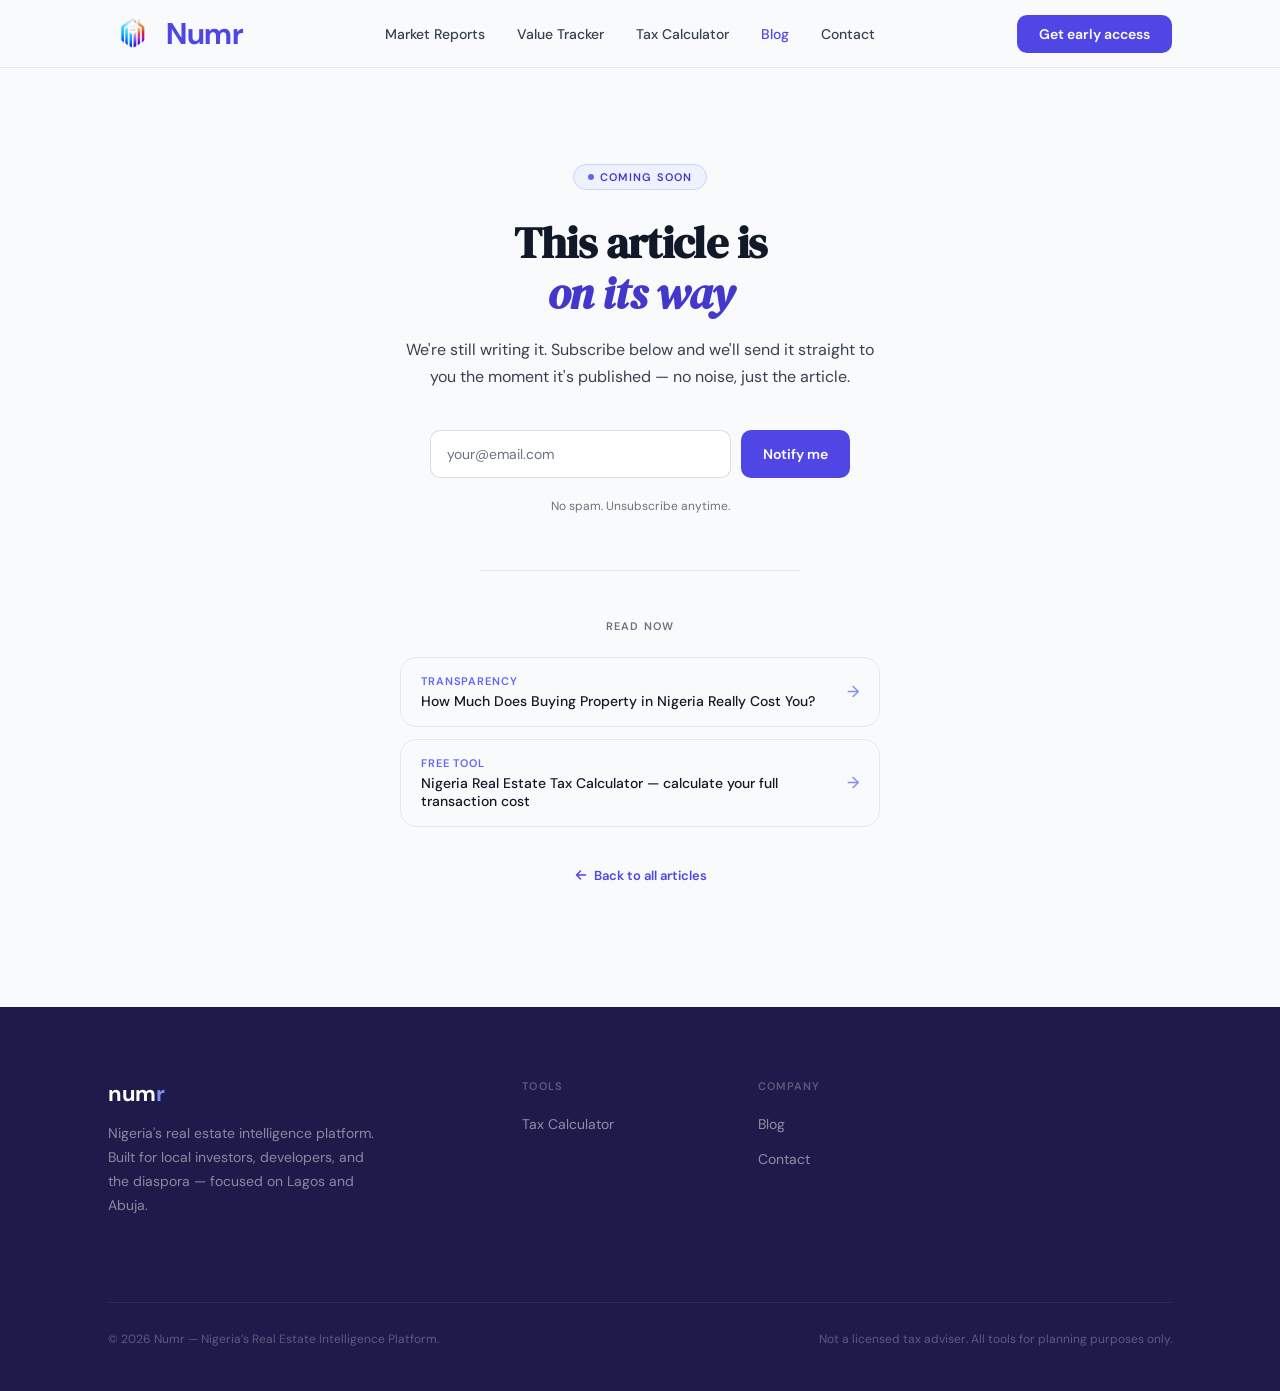
<file: blog-post-soon.html>
<!DOCTYPE html>
<html lang="en">
<head>
  <meta charset="UTF-8">
  <meta name="viewport" content="width=device-width, initial-scale=1.0">
  <title>Coming Soon — Numr Blog</title>
  <meta name="description" content="This article is being written. Subscribe to be notified when it publishes.">

  <!-- Google Analytics -->
  <script async src="https://www.googletagmanager.com/gtag/js?id=G-4TX4QD73YT"></script>
  <script>
    window.dataLayer = window.dataLayer || [];
    function gtag(){dataLayer.push(arguments);}
    gtag('js', new Date());
    gtag('config', 'G-4TX4QD73YT');
  </script>

  <!-- Fonts -->
  <link rel="preconnect" href="https://fonts.googleapis.com">
  <link rel="preconnect" href="https://fonts.gstatic.com" crossorigin>
  <link href="https://fonts.googleapis.com/css2?family=DM+Serif+Display:ital@0;1&family=DM+Sans:opsz,wght@9..40,300;9..40,400;9..40,500;9..40,600;9..40,700&display=swap" rel="stylesheet">
  <link rel="stylesheet" href="styles.css">

  <style>
    .soon-wrap {
      max-width: 640px;
      margin: 0 auto;
      padding: 96px 28px 120px;
      text-align: center;
    }
    .soon-badge {
      display: inline-flex;
      align-items: center;
      gap: 6px;
      font-size: 11px;
      font-weight: 600;
      letter-spacing: 0.10em;
      text-transform: uppercase;
      background: var(--indigo-50);
      color: var(--indigo-700);
      border: 1px solid var(--indigo-200);
      border-radius: 100px;
      padding: 5px 14px;
      margin-bottom: 28px;
    }
    .soon-badge span {
      width: 6px;
      height: 6px;
      border-radius: 50%;
      background: var(--indigo-500);
      display: inline-block;
      animation: pulse 1.8s ease-in-out infinite;
    }
    @keyframes pulse {
      0%, 100% { opacity: 1; transform: scale(1); }
      50% { opacity: 0.4; transform: scale(0.75); }
    }
    .soon-h1 {
      font-family: 'DM Serif Display', serif;
      font-size: clamp(30px, 5vw, 44px);
      color: var(--ink);
      line-height: 1.15;
      letter-spacing: -0.6px;
      margin-bottom: 18px;
    }
    .soon-h1 em { font-style: italic; color: var(--indigo-700); }
    .soon-sub {
      font-size: 16px;
      color: var(--ink-muted);
      line-height: 1.65;
      margin-bottom: 40px;
      max-width: 480px;
      margin-left: auto;
      margin-right: auto;
    }
    .soon-form {
      display: flex;
      gap: 10px;
      max-width: 420px;
      margin: 0 auto 20px;
    }
    .soon-form input[type="email"] {
      flex: 1;
      height: 48px;
      border: 1.5px solid var(--border-md);
      border-radius: var(--radius-md);
      font-family: 'DM Sans', sans-serif;
      font-size: 14px;
      padding: 0 16px;
      color: var(--ink);
      outline: none;
      transition: border-color 0.15s;
    }
    .soon-form input[type="email"]:focus { border-color: var(--indigo-500); }
    .soon-form input[type="email"]::placeholder { color: var(--ink-faint); }
    .soon-form button {
      height: 48px;
      padding: 0 22px;
      background: var(--indigo-600);
      color: #fff;
      border: none;
      border-radius: var(--radius-md);
      font-family: 'DM Sans', sans-serif;
      font-size: 14px;
      font-weight: 600;
      cursor: pointer;
      white-space: nowrap;
      transition: background 0.15s;
    }
    .soon-form button:hover { background: var(--indigo-700); }
    .soon-success {
      display: none;
      align-items: center;
      justify-content: center;
      gap: 8px;
      font-size: 14px;
      color: var(--indigo-700);
      font-weight: 500;
      margin: 0 auto 20px;
    }
    .soon-note {
      font-size: 12px;
      color: var(--ink-faint);
      margin-bottom: 56px;
    }
    .soon-divider {
      border: none;
      border-top: 1px solid var(--border);
      margin: 0 auto 48px;
      max-width: 320px;
    }
    .soon-other-label {
      font-size: 11px;
      font-weight: 600;
      letter-spacing: 0.10em;
      text-transform: uppercase;
      color: var(--ink-faint);
      margin-bottom: 24px;
    }
    .soon-other-list {
      list-style: none;
      padding: 0;
      margin: 0 auto;
      max-width: 480px;
      text-align: left;
      display: flex;
      flex-direction: column;
      gap: 12px;
    }
    .soon-other-list li a {
      display: flex;
      align-items: center;
      justify-content: space-between;
      padding: 16px 20px;
      border: 1px solid var(--border);
      border-radius: var(--radius-lg);
      text-decoration: none;
      color: var(--ink);
      font-size: 14px;
      font-weight: 500;
      transition: border-color 0.15s, background 0.15s;
    }
    .soon-other-list li a:hover {
      border-color: var(--indigo-300);
      background: var(--indigo-50);
    }
    .soon-other-list .item-cat {
      font-size: 11px;
      font-weight: 600;
      text-transform: uppercase;
      letter-spacing: 0.08em;
      color: var(--indigo-500);
      display: block;
      margin-bottom: 4px;
    }
    .soon-other-list .arrow {
      color: var(--indigo-400);
      font-size: 16px;
      flex-shrink: 0;
      margin-left: 12px;
    }
    .soon-back {
      display: inline-flex;
      align-items: center;
      gap: 6px;
      margin-top: 40px;
      font-size: 13px;
      font-weight: 600;
      color: var(--indigo-600);
      text-decoration: none;
    }
    .soon-back:hover { color: var(--indigo-800); }
    @media (max-width: 480px) {
      .soon-form { flex-direction: column; }
      .soon-form input[type="email"], .soon-form button { width: 100%; }
    }
  </style>
</head>
<body>

  <!-- NAV -->
  <nav class="site-nav">
    <div class="nav-inner">
      <a href="/" class="nav-logo-wrap">
        <img src="src/img/numr-logo.png" alt="Numr logo" class="nav-logo-img">
        <span class="nav-logo-text">Numr</span>
      </a>
      <ul class="nav-links">
        <li><a href="index.html#market-reports">Market Reports</a></li>
        <li><a href="index.html#value-tracker">Value Tracker</a></li>
        <li><a href="tax-calculator.html">Tax Calculator</a></li>
        <li><a href="blog.html" class="active">Blog</a></li>
        <li><a href="mailto:contact@usenumr.com">Contact</a></li>
      </ul>
      <a href="/#waitlist" class="nav-cta">Get early access</a>
    </div>
  </nav>

  <div class="soon-wrap">
    <div class="soon-badge"><span></span> Coming soon</div>
    <h1 class="soon-h1">This article is<br><em>on its way</em></h1>
    <p class="soon-sub">We're still writing it. Subscribe below and we'll send it straight to you the moment it's published — no noise, just the article.</p>

    <form class="soon-form" id="soonForm">
      <input type="text" name="website" tabindex="-1" autocomplete="off" style="position:absolute;left:-9999px;width:1px;height:1px;opacity:0" aria-hidden="true">
      <input type="email" placeholder="your@email.com" required>
      <button type="submit">Notify me</button>
    </form>
    <div class="soon-success" id="soonSuccess">
      <svg width="16" height="16" viewBox="0 0 16 16" fill="none"><path d="M3 8l3.5 3.5L13 5" stroke="var(--indigo-600)" stroke-width="2" stroke-linecap="round"/></svg>
      Done — we'll send it when it's live.
    </div>
    <p class="soon-note">No spam. Unsubscribe anytime.</p>

    <hr class="soon-divider">

    <div class="soon-other-label">Read now</div>
    <ul class="soon-other-list">
      <li>
        <a href="https://medium.com/@UseNumr/how-much-does-buying-property-in-nigeria-really-cost-you-09c814cb4a6a" target="_blank" rel="noopener" onclick="gtag('event','article_click',{event_category:'blog',event_label:'hidden_costs_from_soon_page'})">
          <span>
            <span class="item-cat">Transparency</span>
            How Much Does Buying Property in Nigeria Really Cost You?
          </span>
          <span class="arrow">→</span>
        </a>
      </li>
      <li>
        <a href="tax-calculator.html" onclick="gtag('event','tool_click',{event_category:'blog',event_label:'tax_calc_from_soon_page'})">
          <span>
            <span class="item-cat">Free Tool</span>
            Nigeria Real Estate Tax Calculator — calculate your full transaction cost
          </span>
          <span class="arrow">→</span>
        </a>
      </li>
    </ul>

    <a href="blog.html" class="soon-back">
      <svg width="14" height="14" viewBox="0 0 14 14" fill="none"><path d="M11.5 7H2.5M6.5 3L2.5 7l4 4" stroke="currentColor" stroke-width="1.5" stroke-linecap="round" stroke-linejoin="round"/></svg>
      Back to all articles
    </a>
  </div>

  <!-- FOOTER -->
  <footer class="site-footer">
    <div class="footer-inner">
      <div class="footer-top">
        <div>
          <a href="/" class="footer-logo">num<span>r</span></a>
          <p class="footer-tagline">Nigeria's real estate intelligence platform. Built for local investors, developers, and the diaspora — focused on Lagos and Abuja.</p>
        </div>
        <div>
          <div class="footer-col-title">Tools</div>
          <ul class="footer-links">
            <li><a href="tax-calculator.html">Tax Calculator</a></li>
          </ul>
        </div>
        <div>
          <div class="footer-col-title">Company</div>
          <ul class="footer-links">
            <li><a href="blog.html">Blog</a></li>
            <li><a href="mailto:contact@usenumr.com">Contact</a></li>
          </ul>
        </div>
      </div>
      <div class="footer-bottom">
        <p>&copy; 2026 Numr &mdash; Nigeria&rsquo;s Real Estate Intelligence Platform.</p>
        <p>Not a licensed tax adviser. All tools for planning purposes only.</p>
      </div>
    </div>
  </footer>

  <script>
    const SCRIPT_URL = 'https://script.google.com/macros/s/AKfycbwo5bg86p9HlwqTNDowXeP2f9GHCmr6KF3uL_Xsju3O50vznSwnb4C3VBxFsDNXwIXZ/exec';
    const PAGE_LOAD_TIME = Date.now();

    function isBotEmail(email) {
      const local = email.split('@')[0];
      const segments = local.split('.');
      const dots = segments.length - 1;
      if (dots > 4) return true;
      if (/\.\d+$/.test(local)) return true;
      if (dots > 2) {
        const avgSegLen = local.replace(/\./g, '').length / segments.length;
        if (avgSegLen < 4) return true;
      }
      return false;
    }

    document.getElementById('soonForm').addEventListener('submit', async function(e) {
      e.preventDefault();
      const honeypot = this.querySelector('input[name="website"]');
      if (honeypot && honeypot.value) return;
      if (Date.now() - PAGE_LOAD_TIME < 3000) return;
      const email = this.querySelector('input[type="email"]').value;
      if (isBotEmail(email)) return;
      if (this.dataset.submitted === 'true') return;
      this.dataset.submitted = 'true';
      try {
        await fetch(SCRIPT_URL, {
          method: 'POST',
          body: JSON.stringify({ email, source: 'blog_coming_soon', timestamp: new Date().toISOString() }),
          mode: 'no-cors',
          headers: { 'Content-Type': 'application/json' }
        });
        gtag('event', 'generate_lead', { event_category: 'conversion', event_label: 'blog_soon_notify' });
      } catch (err) {
        console.error(err);
      } finally {
        this.style.display = 'none';
        document.getElementById('soonSuccess').style.display = 'flex';
      }
    });
  </script>
</body>
</html>
</file>
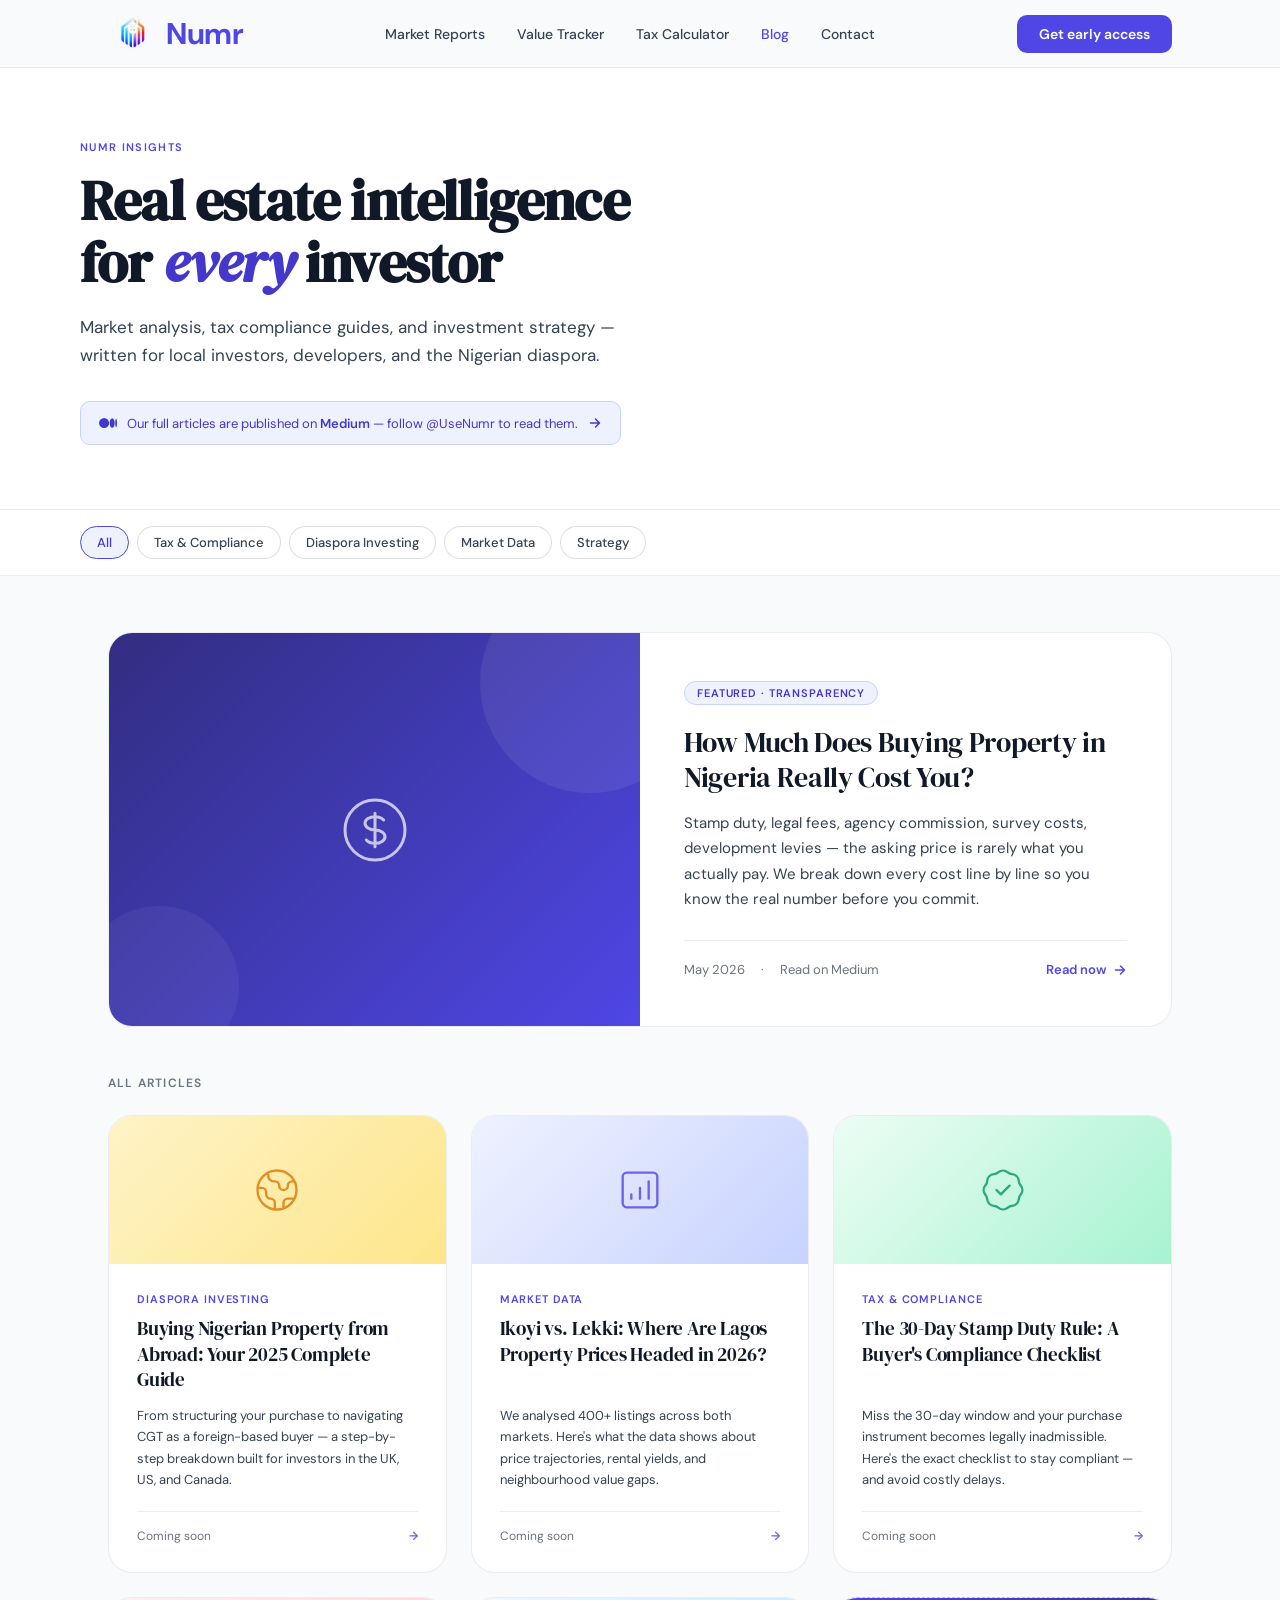
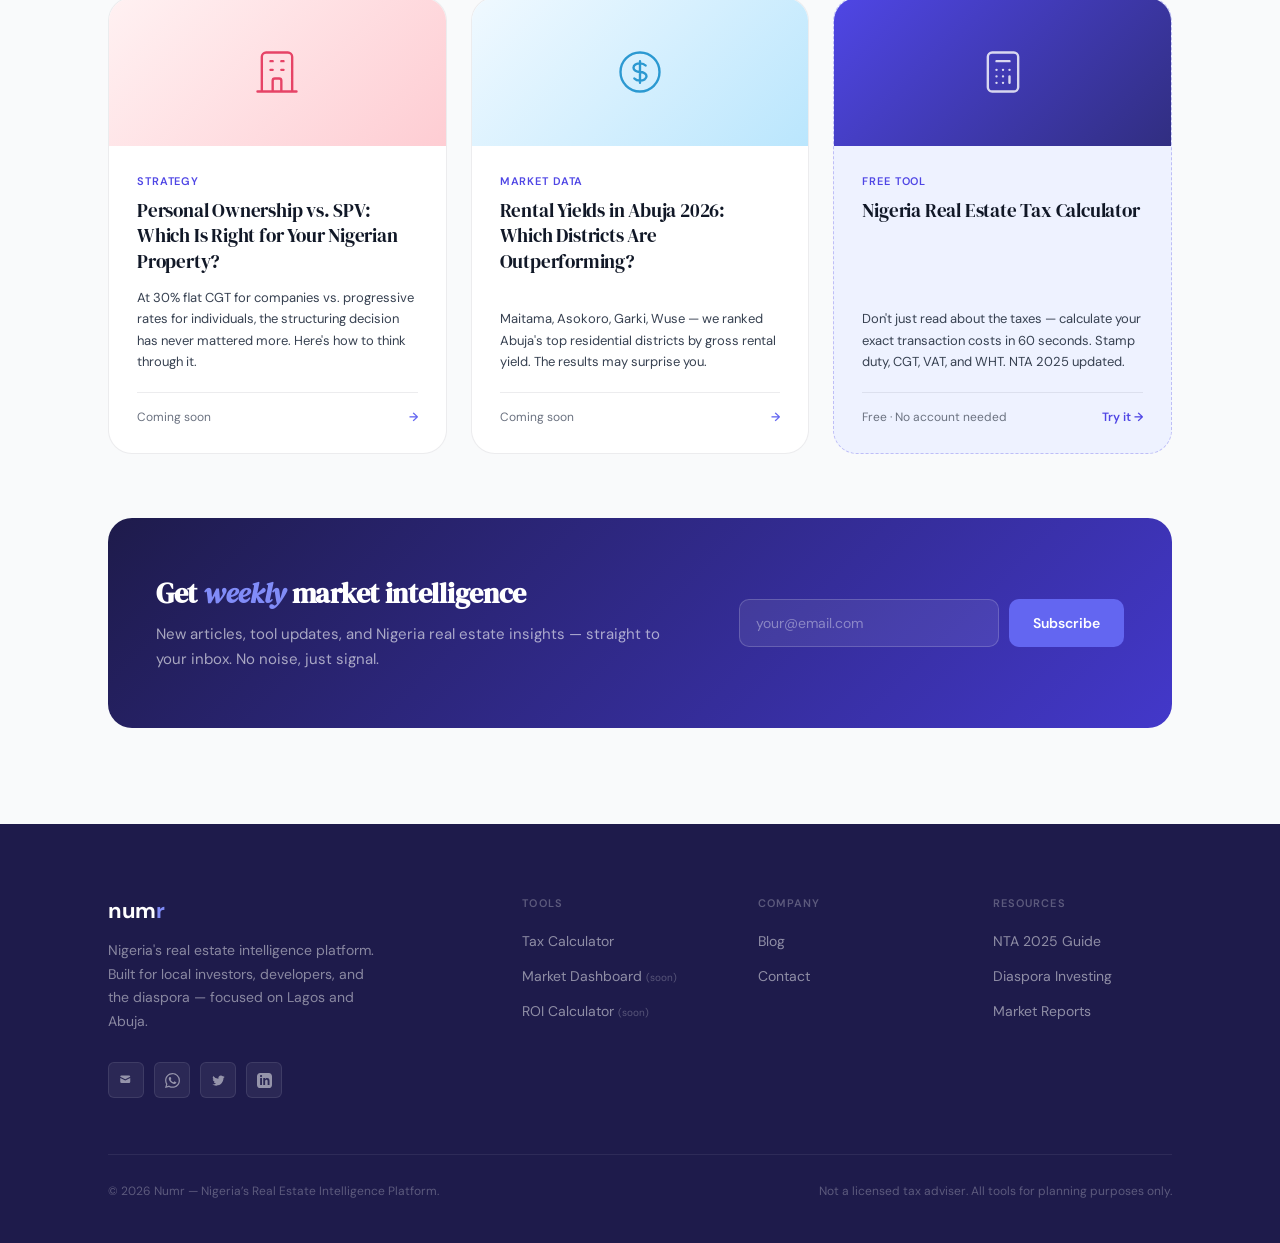
<file: blog.html>
<!DOCTYPE html>
<html lang="en">
<head>
  <meta charset="UTF-8">
  <meta name="viewport" content="width=device-width, initial-scale=1.0">
  <title>Blog — Numr Real Estate Intelligence</title>
  <meta name="description" content="Insights on Nigerian real estate, tax compliance, diaspora investing, and market data from the Numr team.">

  <!-- Google Analytics -->
  <script async src="https://www.googletagmanager.com/gtag/js?id=G-4TX4QD73YT"></script>
  <script>
    window.dataLayer = window.dataLayer || [];
    function gtag(){dataLayer.push(arguments);}
    gtag('js', new Date());
    gtag('config', 'G-4TX4QD73YT');
  </script>

  <!-- Fonts -->
  <link rel="preconnect" href="https://fonts.googleapis.com">
  <link rel="preconnect" href="https://fonts.gstatic.com" crossorigin>
  <link href="https://fonts.googleapis.com/css2?family=DM+Serif+Display:ital@0;1&family=DM+Sans:opsz,wght@9..40,300;9..40,400;9..40,500;9..40,600;9..40,700&display=swap" rel="stylesheet">

  <!-- Shared design system -->
  <link rel="stylesheet" href="styles.css">

  <style>
    /* ── BLOG HERO ── */
    .blog-hero {
      background: var(--white);
      border-bottom: 1px solid var(--border);
      padding: 72px 28px 64px;
    }
    .blog-hero-inner {
      max-width: var(--max-w);
      margin: 0 auto;
    }
    .eyebrow {
      font-size: 11px;
      font-weight: 600;
      letter-spacing: 0.12em;
      text-transform: uppercase;
      color: var(--indigo-600);
      margin-bottom: 16px;
    }
    .blog-hero h1 {
      font-family: 'DM Serif Display', serif;
      font-size: clamp(32px, 5vw, 56px);
      line-height: 1.10;
      color: var(--ink);
      letter-spacing: -0.8px;
      margin-bottom: 20px;
      max-width: 640px;
    }
    .blog-hero h1 em { font-style: italic; color: var(--indigo-700); }
    .blog-hero p {
      font-size: 17px;
      color: var(--ink-muted);
      line-height: 1.65;
      max-width: 560px;
      margin-bottom: 32px;
    }

    /* Medium notice */
    .medium-notice {
      display: inline-flex;
      align-items: center;
      gap: 10px;
      background: var(--indigo-50);
      border: 1px solid var(--indigo-200);
      border-radius: var(--radius-md);
      padding: 12px 18px;
      font-size: 13px;
      color: var(--indigo-700);
      text-decoration: none;
    }
    .medium-notice strong { font-weight: 600; }
    .medium-notice svg { flex-shrink: 0; }

    /* ── FILTERS ── */
    .filters {
      background: var(--white);
      border-bottom: 1px solid var(--border);
      padding: 16px 28px;
      position: sticky;
      top: var(--nav-h);
      z-index: 90;
    }
    .filters-inner {
      max-width: var(--max-w);
      margin: 0 auto;
      display: flex;
      gap: 8px;
      flex-wrap: wrap;
    }
    .filter-pill {
      padding: 7px 16px;
      border-radius: 100px;
      border: 1px solid var(--border-md);
      font-size: 13px;
      font-weight: 500;
      cursor: pointer;
      color: var(--ink-muted);
      background: var(--white);
      text-decoration: none;
      transition: all 0.15s;
    }
    .filter-pill:hover { color: var(--ink); border-color: var(--indigo-400); }
    .filter-pill.active {
      background: var(--indigo-50);
      border-color: var(--indigo-600);
      color: var(--indigo-700);
    }

    /* ── MAIN LAYOUT ── */
    .blog-main {
      max-width: var(--max-w);
      margin: 0 auto;
      padding: 56px 28px 96px;
    }

    /* Featured article */
    .featured-article {
      display: grid;
      grid-template-columns: 1fr 1fr;
      gap: 0;
      background: var(--white);
      border: 1px solid var(--border);
      border-radius: var(--radius-xl);
      overflow: hidden;
      margin-bottom: 48px;
      text-decoration: none;
      color: inherit;
      transition: box-shadow 0.2s, transform 0.2s;
    }
    .featured-article:hover {
      box-shadow: 0 20px 60px rgba(79,70,229,0.10);
      transform: translateY(-3px);
    }
    .featured-thumb {
      background: linear-gradient(135deg, var(--indigo-800) 0%, var(--indigo-600) 100%);
      min-height: 340px;
      display: flex;
      align-items: center;
      justify-content: center;
      position: relative;
      overflow: hidden;
    }
    .featured-thumb::before {
      content: '';
      position: absolute;
      top: -60px; right: -60px;
      width: 220px; height: 220px;
      border-radius: 50%;
      background: rgba(255,255,255,0.07);
    }
    .featured-thumb::after {
      content: '';
      position: absolute;
      bottom: -40px; left: -30px;
      width: 160px; height: 160px;
      border-radius: 50%;
      background: rgba(255,255,255,0.05);
    }
    .featured-thumb-icon {
      position: relative;
      z-index: 1;
      opacity: 0.7;
    }
    .featured-body {
      padding: 48px 44px;
      display: flex;
      flex-direction: column;
      justify-content: center;
    }
    .featured-label {
      display: inline-flex;
      align-items: center;
      gap: 6px;
      font-size: 11px;
      font-weight: 600;
      letter-spacing: 0.08em;
      text-transform: uppercase;
      background: var(--indigo-50);
      color: var(--indigo-700);
      border: 1px solid var(--indigo-200);
      border-radius: 100px;
      padding: 4px 12px;
      margin-bottom: 20px;
      width: fit-content;
    }
    .featured-title {
      font-family: 'DM Serif Display', serif;
      font-size: 28px;
      color: var(--ink);
      line-height: 1.25;
      letter-spacing: -0.3px;
      margin-bottom: 16px;
    }
    .featured-excerpt {
      font-size: 15px;
      color: var(--ink-muted);
      line-height: 1.68;
      margin-bottom: 28px;
    }
    .featured-meta {
      display: flex;
      align-items: center;
      gap: 16px;
      font-size: 13px;
      color: var(--ink-faint);
      border-top: 1px solid var(--border);
      padding-top: 20px;
    }
    .featured-read {
      display: inline-flex;
      align-items: center;
      gap: 6px;
      font-size: 13px;
      font-weight: 600;
      color: var(--indigo-600);
      margin-left: auto;
    }

    /* Grid articles */
    .section-label {
      font-size: 12px;
      font-weight: 600;
      letter-spacing: 0.10em;
      text-transform: uppercase;
      color: var(--ink-faint);
      margin-bottom: 24px;
    }
    .articles-grid {
      display: grid;
      grid-template-columns: repeat(3, 1fr);
      gap: 24px;
    }
    .article-card {
      background: var(--white);
      border: 1px solid var(--border);
      border-radius: var(--radius-xl);
      overflow: hidden;
      text-decoration: none;
      color: inherit;
      display: flex;
      flex-direction: column;
      transition: transform 0.2s, box-shadow 0.2s, border-color 0.2s;
    }
    .article-card:hover {
      transform: translateY(-4px);
      box-shadow: 0 16px 48px rgba(79,70,229,0.09);
      border-color: var(--indigo-200);
    }
    .article-thumb {
      height: 148px;
      display: flex;
      align-items: center;
      justify-content: center;
    }
    .article-body {
      padding: 28px;
      flex: 1;
      display: flex;
      flex-direction: column;
    }
    .article-cat {
      font-size: 11px;
      font-weight: 600;
      letter-spacing: 0.08em;
      text-transform: uppercase;
      color: var(--indigo-600);
      margin-bottom: 10px;
    }
    .article-title {
      font-family: 'DM Serif Display', serif;
      font-size: 19px;
      color: var(--ink);
      line-height: 1.35;
      margin-bottom: 12px;
      letter-spacing: -0.2px;
      flex: 1;
    }
    .article-excerpt {
      font-size: 13px;
      color: var(--ink-muted);
      line-height: 1.65;
      margin-bottom: 20px;
    }
    .article-meta {
      display: flex;
      align-items: center;
      justify-content: space-between;
      font-size: 12px;
      color: var(--ink-faint);
      border-top: 1px solid var(--border);
      padding-top: 16px;
    }
    .article-arrow {
      color: var(--indigo-500);
      font-weight: 600;
    }

    /* ── CTA STRIP ── */
    .cta-strip {
      background: linear-gradient(135deg, var(--indigo-900) 0%, var(--indigo-700) 100%);
      border-radius: var(--radius-xl);
      padding: 56px 48px;
      margin-top: 64px;
      display: grid;
      grid-template-columns: 1fr auto;
      gap: 48px;
      align-items: center;
    }
    .cta-strip h2 {
      font-family: 'DM Serif Display', serif;
      font-size: 28px;
      color: #fff;
      letter-spacing: -0.3px;
      margin-bottom: 10px;
    }
    .cta-strip h2 em { font-style: italic; color: var(--indigo-400); }
    .cta-strip p { font-size: 15px; color: rgba(255,255,255,0.60); line-height: 1.65; }
    .cta-form {
      display: flex;
      gap: 10px;
      flex-shrink: 0;
    }
    .cta-form input {
      width: 260px;
      height: 48px;
      border: 1.5px solid rgba(255,255,255,0.18);
      border-radius: var(--radius-md);
      background: rgba(255,255,255,0.08);
      color: #fff;
      font-family: 'DM Sans', sans-serif;
      font-size: 14px;
      padding: 0 16px;
      outline: none;
      transition: border-color 0.15s;
    }
    .cta-form input::placeholder { color: rgba(255,255,255,0.38); }
    .cta-form input:focus { border-color: var(--indigo-400); }
    .cta-form button {
      height: 48px;
      padding: 0 24px;
      background: var(--indigo-500);
      color: #fff;
      border: none;
      border-radius: var(--radius-md);
      font-family: 'DM Sans', sans-serif;
      font-size: 14px;
      font-weight: 600;
      cursor: pointer;
      white-space: nowrap;
      transition: background 0.15s;
    }
    .cta-form button:hover { background: var(--indigo-400); }
    .cta-success {
      display: none;
      align-items: center;
      gap: 10px;
      font-size: 14px;
      color: rgba(255,255,255,0.85);
    }

    /* ── RESPONSIVE ── */
    @media (max-width: 1024px) {
      .featured-article { grid-template-columns: 1fr; }
      .featured-thumb { min-height: 220px; }
      .articles-grid { grid-template-columns: repeat(2, 1fr); }
      .cta-strip { grid-template-columns: 1fr; gap: 28px; }
      .cta-form input { width: 100%; }
    }
    @media (max-width: 768px) {
      .articles-grid { grid-template-columns: 1fr; }
      .filters { position: static; }
      .blog-hero { padding: 56px 24px 48px; }
      .featured-body { padding: 32px 28px; }
      .cta-strip { padding: 40px 28px; }
    }
    @media (max-width: 480px) {
      .cta-form { flex-direction: column; }
      .cta-form input, .cta-form button { width: 100%; }
    }
  </style>
</head>
<body>

  <!-- ── NAV ── -->
  <nav class="site-nav">
    <div class="nav-inner">
      <a href="/" class="nav-logo-wrap">
        <img src="src/img/numr-logo.png" alt="Numr logo" class="nav-logo-img">
        <span class="nav-logo-text">Numr</span>
      </a>
      <ul class="nav-links">
        <li><a href="index.html#market-reports">Market Reports</a></li>
        <li><a href="index.html#value-tracker">Value Tracker</a></li>
        <li><a href="tax-calculator.html">Tax Calculator</a></li>
        <li><a href="blog.html" class="active">Blog</a></li>
        <li><a href="mailto:contact@usenumr.com">Contact</a></li>
      </ul>
      <a href="/#waitlist" class="nav-cta">Get early access</a>
    </div>
  </nav>

  <!-- ── BLOG HERO ── -->
  <div class="blog-hero">
    <div class="blog-hero-inner">
      <div class="eyebrow">Numr Insights</div>
      <h1>Real estate intelligence<br>for <em>every</em> investor</h1>
      <p>Market analysis, tax compliance guides, and investment strategy — written for local investors, developers, and the Nigerian diaspora.</p>
      <a class="medium-notice" href="https://medium.com/@UseNumr" target="_blank" rel="noopener" onclick="gtag('event','medium_click',{event_category:'engagement',event_label:'blog_hero_banner'})">
        <svg width="18" height="18" viewBox="0 0 24 24" fill="currentColor"><path d="M13.54 12a6.8 6.8 0 01-6.77 6.82A6.8 6.8 0 010 12a6.8 6.8 0 016.77-6.82A6.8 6.8 0 0113.54 12zM20.96 12c0 3.54-1.51 6.42-3.38 6.42-1.87 0-3.39-2.88-3.39-6.42s1.52-6.42 3.39-6.42 3.38 2.88 3.38 6.42M24 12c0 3.17-.53 5.75-1.19 5.75-.66 0-1.19-2.58-1.19-5.75s.53-5.75 1.19-5.75C23.47 6.25 24 8.83 24 12z"/></svg>
        <span>Our full articles are published on <strong>Medium</strong> — follow @UseNumr to read them.</span>
        <svg width="14" height="14" viewBox="0 0 14 14" fill="none"><path d="M2.5 7h9M7.5 3l4 4-4 4" stroke="currentColor" stroke-width="1.5" stroke-linecap="round" stroke-linejoin="round"/></svg>
      </a>
    </div>
  </div>

  <!-- ── CATEGORY FILTERS ── -->
  <div class="filters">
    <div class="filters-inner">
      <span class="filter-pill active">All</span>
      <span class="filter-pill">Tax &amp; Compliance</span>
      <span class="filter-pill">Diaspora Investing</span>
      <span class="filter-pill">Market Data</span>
      <span class="filter-pill">Strategy</span>
    </div>
  </div>

  <!-- ── MAIN CONTENT ── -->
  <div class="blog-main">

    <!-- Featured article -->
    <a href="https://medium.com/@UseNumr/how-much-does-buying-property-in-nigeria-really-cost-you-09c814cb4a6a" target="_blank" rel="noopener" class="featured-article" onclick="gtag('event','article_click',{event_category:'blog',event_label:'featured_hidden_costs'})">
      <div class="featured-thumb">
        <svg class="featured-thumb-icon" width="80" height="80" viewBox="0 0 24 24" fill="none" stroke="#fff" stroke-width="0.9" stroke-linecap="round" stroke-linejoin="round">
          <path d="M12 8c-1.657 0-3 .895-3 2s1.343 2 3 2 3 .895 3 2-1.343 2-3 2m0-8c1.11 0 2.08.402 2.599 1M12 8V7m0 1v8m0 0v1m0-1c-1.11 0-2.08-.402-2.599-1M21 12a9 9 0 11-18 0 9 9 0 0118 0z"/>
        </svg>
      </div>
      <div class="featured-body">
        <div class="featured-label">Featured &middot; Transparency</div>
        <div class="featured-title">How Much Does Buying Property in Nigeria Really Cost You?</div>
        <p class="featured-excerpt">Stamp duty, legal fees, agency commission, survey costs, development levies — the asking price is rarely what you actually pay. We break down every cost line by line so you know the real number before you commit.</p>
        <div class="featured-meta">
          <span>May 2026</span>
          <span>&middot;</span>
          <span>Read on Medium</span>
          <span class="featured-read">
            Read now
            <svg width="14" height="14" viewBox="0 0 14 14" fill="none"><path d="M2.5 7h9M7.5 3l4 4-4 4" stroke="currentColor" stroke-width="1.5" stroke-linecap="round" stroke-linejoin="round"/></svg>
          </span>
        </div>
      </div>
    </a>

    <!-- Articles grid -->
    <div class="section-label">All articles</div>
    <div class="articles-grid">

      <a href="blog-post-soon.html" class="article-card" onclick="gtag('event','article_click',{event_category:'blog',event_label:'diaspora_guide_soon'})">
        <div class="article-thumb" style="background: linear-gradient(135deg, #FEF3C7 0%, #FDE68A 100%);">
          <svg width="52" height="52" viewBox="0 0 24 24" fill="none" stroke="#D97706" stroke-width="1.1" stroke-linecap="round" stroke-linejoin="round" style="opacity:0.8">
            <path d="M3.055 11H5a2 2 0 012 2v1a2 2 0 002 2 2 2 0 012 2v2.945M8 3.935V5.5A2.5 2.5 0 0010.5 8h.5a2 2 0 012 2 2 2 0 104 0 2 2 0 012-2h1.064M15 20.488V18a2 2 0 012-2h3.064M21 12a9 9 0 11-18 0 9 9 0 0118 0z"/>
          </svg>
        </div>
        <div class="article-body">
          <div class="article-cat">Diaspora Investing</div>
          <div class="article-title">Buying Nigerian Property from Abroad: Your 2025 Complete Guide</div>
          <p class="article-excerpt">From structuring your purchase to navigating CGT as a foreign-based buyer — a step-by-step breakdown built for investors in the UK, US, and Canada.</p>
          <div class="article-meta">
            <span>Coming soon</span>
            <span class="article-arrow">&rarr;</span>
          </div>
        </div>
      </a>

      <a href="blog-post-soon.html" class="article-card" onclick="gtag('event','article_click',{event_category:'blog',event_label:'ikoyi_lekki_soon'})">
        <div class="article-thumb" style="background: linear-gradient(135deg, #EEF2FF 0%, #C7D2FE 100%);">
          <svg width="52" height="52" viewBox="0 0 24 24" fill="none" stroke="#4F46E5" stroke-width="1.1" stroke-linecap="round" stroke-linejoin="round" style="opacity:0.8">
            <path d="M16 8v8m-4-5v5m-4-2v2m-2 4h12a2 2 0 002-2V6a2 2 0 00-2-2H6a2 2 0 00-2 2v12a2 2 0 002 2z"/>
          </svg>
        </div>
        <div class="article-body">
          <div class="article-cat">Market Data</div>
          <div class="article-title">Ikoyi vs. Lekki: Where Are Lagos Property Prices Headed in 2026?</div>
          <p class="article-excerpt">We analysed 400+ listings across both markets. Here's what the data shows about price trajectories, rental yields, and neighbourhood value gaps.</p>
          <div class="article-meta">
            <span>Coming soon</span>
            <span class="article-arrow">&rarr;</span>
          </div>
        </div>
      </a>

      <a href="blog-post-soon.html" class="article-card" onclick="gtag('event','article_click',{event_category:'blog',event_label:'stamp_duty_soon'})">
        <div class="article-thumb" style="background: linear-gradient(135deg, #ECFDF5 0%, #A7F3D0 100%);">
          <svg width="52" height="52" viewBox="0 0 24 24" fill="none" stroke="#059669" stroke-width="1.1" stroke-linecap="round" stroke-linejoin="round" style="opacity:0.8">
            <path d="M9 12l2 2 4-4M7.835 4.697a3.42 3.42 0 001.946-.806 3.42 3.42 0 014.438 0 3.42 3.42 0 001.946.806 3.42 3.42 0 013.138 3.138 3.42 3.42 0 00.806 1.946 3.42 3.42 0 010 4.438 3.42 3.42 0 00-.806 1.946 3.42 3.42 0 01-3.138 3.138 3.42 3.42 0 00-1.946.806 3.42 3.42 0 01-4.438 0 3.42 3.42 0 00-1.946-.806 3.42 3.42 0 01-3.138-3.138 3.42 3.42 0 00-.806-1.946 3.42 3.42 0 010-4.438 3.42 3.42 0 00.806-1.946 3.42 3.42 0 013.138-3.138z"/>
          </svg>
        </div>
        <div class="article-body">
          <div class="article-cat">Tax &amp; Compliance</div>
          <div class="article-title">The 30-Day Stamp Duty Rule: A Buyer's Compliance Checklist</div>
          <p class="article-excerpt">Miss the 30-day window and your purchase instrument becomes legally inadmissible. Here's the exact checklist to stay compliant — and avoid costly delays.</p>
          <div class="article-meta">
            <span>Coming soon</span>
            <span class="article-arrow">&rarr;</span>
          </div>
        </div>
      </a>

      <a href="blog-post-soon.html" class="article-card" onclick="gtag('event','article_click',{event_category:'blog',event_label:'spv_ownership_soon'})">
        <div class="article-thumb" style="background: linear-gradient(135deg, #FFF1F2 0%, #FECDD3 100%);">
          <svg width="52" height="52" viewBox="0 0 24 24" fill="none" stroke="#E11D48" stroke-width="1.1" stroke-linecap="round" stroke-linejoin="round" style="opacity:0.8">
            <path d="M19 21V5a2 2 0 00-2-2H7a2 2 0 00-2 2v16m14 0h2m-2 0h-5m-9 0H3m2 0h5M9 7h1m-1 4h1m4-4h1m-1 4h1m-5 10v-5a1 1 0 011-1h2a1 1 0 011 1v5m-4 0h4"/>
          </svg>
        </div>
        <div class="article-body">
          <div class="article-cat">Strategy</div>
          <div class="article-title">Personal Ownership vs. SPV: Which Is Right for Your Nigerian Property?</div>
          <p class="article-excerpt">At 30% flat CGT for companies vs. progressive rates for individuals, the structuring decision has never mattered more. Here's how to think through it.</p>
          <div class="article-meta">
            <span>Coming soon</span>
            <span class="article-arrow">&rarr;</span>
          </div>
        </div>
      </a>

      <a href="blog-post-soon.html" class="article-card" onclick="gtag('event','article_click',{event_category:'blog',event_label:'abuja_yields_soon'})">
        <div class="article-thumb" style="background: linear-gradient(135deg, #F0F9FF 0%, #BAE6FD 100%);">
          <svg width="52" height="52" viewBox="0 0 24 24" fill="none" stroke="#0284C7" stroke-width="1.1" stroke-linecap="round" stroke-linejoin="round" style="opacity:0.8">
            <path d="M12 8c-1.657 0-3 .895-3 2s1.343 2 3 2 3 .895 3 2-1.343 2-3 2m0-8c1.11 0 2.08.402 2.599 1M12 8V7m0 1v8m0 0v1m0-1c-1.11 0-2.08-.402-2.599-1M21 12a9 9 0 11-18 0 9 9 0 0118 0z"/>
          </svg>
        </div>
        <div class="article-body">
          <div class="article-cat">Market Data</div>
          <div class="article-title">Rental Yields in Abuja 2026: Which Districts Are Outperforming?</div>
          <p class="article-excerpt">Maitama, Asokoro, Garki, Wuse — we ranked Abuja's top residential districts by gross rental yield. The results may surprise you.</p>
          <div class="article-meta">
            <span>Coming soon</span>
            <span class="article-arrow">&rarr;</span>
          </div>
        </div>
      </a>

      <a href="tax-calculator.html" class="article-card" style="border: 1px dashed rgba(79,70,229,0.30); background: var(--indigo-50);">
        <div class="article-thumb" style="background: linear-gradient(135deg, var(--indigo-600) 0%, var(--indigo-800) 100%);">
          <svg width="52" height="52" viewBox="0 0 24 24" fill="none" stroke="#fff" stroke-width="1.1" stroke-linecap="round" stroke-linejoin="round" style="opacity:0.8">
            <path d="M9 7h6m0 10v-3m-3 3h.01M9 17h.01M9 14h.01M12 14h.01M15 11h.01M12 11h.01M9 11h.01M7 21h10a2 2 0 002-2V5a2 2 0 00-2-2H7a2 2 0 00-2 2v14a2 2 0 002 2z"/>
          </svg>
        </div>
        <div class="article-body">
          <div class="article-cat" style="color: var(--indigo-600);">Free Tool</div>
          <div class="article-title">Nigeria Real Estate Tax Calculator</div>
          <p class="article-excerpt">Don't just read about the taxes — calculate your exact transaction costs in 60 seconds. Stamp duty, CGT, VAT, and WHT. NTA 2025 updated.</p>
          <div class="article-meta">
            <span>Free &middot; No account needed</span>
            <span style="font-weight:600; color: var(--indigo-600);">Try it &rarr;</span>
          </div>
        </div>
      </a>

    </div>

    <!-- CTA Strip -->
    <div class="cta-strip">
      <div>
        <h2>Get <em>weekly</em> market intelligence</h2>
        <p>New articles, tool updates, and Nigeria real estate insights — straight to your inbox. No noise, just signal.</p>
      </div>
      <div>
        <form class="cta-form" id="blogCtaForm">
          <input type="text" name="website" tabindex="-1" autocomplete="off" style="position:absolute;left:-9999px;width:1px;height:1px;opacity:0" aria-hidden="true">
          <input type="email" placeholder="your@email.com" required>
          <button type="submit">Subscribe</button>
        </form>
        <div class="cta-success" id="blogCtaSuccess">
          <svg width="16" height="16" viewBox="0 0 16 16" fill="none"><path d="M3 8l3.5 3.5L13 5" stroke="#818CF8" stroke-width="2" stroke-linecap="round"/></svg>
          You're subscribed!
        </div>
      </div>
    </div>
  </div>

  <!-- ── SITE FOOTER ── -->
  <footer class="site-footer">
    <div class="footer-inner">
      <div class="footer-top">
        <div>
          <a href="/" class="footer-logo">num<span>r</span></a>
          <p class="footer-tagline">Nigeria's real estate intelligence platform. Built for local investors, developers, and the diaspora — focused on Lagos and Abuja.</p>
          <div class="footer-social">
            <a href="mailto:contact@usenumr.com" title="Email">
              <svg width="15" height="15" fill="currentColor" viewBox="0 0 24 24"><path d="M2.003 5.884L10 9.882l7.997-3.998A2 2 0 0016 4H4a2 2 0 00-1.997 1.884z"/><path d="M18 8.118l-8 4-8-4V14a2 2 0 002 2h12a2 2 0 002-2V8.118z"/></svg>
            </a>
            <a href="https://whatsapp.com/channel/0029VbCPTNs2Jl8Kp23ywx3P" target="_blank" rel="noopener" title="WhatsApp">
              <svg width="15" height="15" fill="currentColor" viewBox="0 0 24 24"><path d="M17.472 14.382c-.297-.149-1.758-.867-2.03-.967-.273-.099-.471-.148-.67.15-.197.297-.767.966-.94 1.164-.173.199-.347.223-.644.075-.297-.15-1.255-.463-2.39-1.475-.883-.788-1.48-1.761-1.653-2.059-.173-.297-.018-.458.13-.606.134-.133.298-.347.446-.52.149-.174.198-.298.298-.497.099-.198.05-.371-.025-.52-.075-.149-.669-1.612-.916-2.207-.242-.579-.487-.5-.669-.51-.173-.008-.371-.01-.57-.01-.198 0-.52.074-.792.372-.272.297-1.04 1.016-1.04 2.479 0 1.462 1.065 2.875 1.213 3.074.149.198 2.096 3.2 5.077 4.487.709.306 1.262.489 1.694.625.712.227 1.36.195 1.871.118.571-.085 1.758-.719 2.006-1.413.248-.694.248-1.289.173-1.413-.074-.124-.272-.198-.57-.347m-5.421 7.403h-.004a9.87 9.87 0 01-5.031-1.378l-.361-.214-3.741.982.998-3.648-.235-.374a9.86 9.86 0 01-1.51-5.26c.001-5.45 4.436-9.884 9.888-9.884 2.64 0 5.122 1.03 6.988 2.898a9.825 9.825 0 012.893 6.994c-.003 5.45-4.437 9.884-9.885 9.884m8.413-18.297A11.815 11.815 0 0012.05 0C5.495 0 .16 5.335.157 11.892c0 2.096.547 4.142 1.588 5.945L.057 24l6.305-1.654a11.882 11.882 0 005.683 1.448h.005c6.554 0 11.89-5.335 11.893-11.893a11.821 11.821 0 00-3.48-8.413z"/></svg>
            </a>
            <a href="https://x.com/Use_Numr" target="_blank" rel="noopener" title="Twitter / X">
              <svg width="15" height="15" fill="currentColor" viewBox="0 0 24 24"><path d="M8.29 20.251c7.547 0 11.675-6.253 11.675-11.675 0-.178 0-.355-.012-.53A8.348 8.348 0 0022 5.92a8.19 8.19 0 01-2.357.646 4.118 4.118 0 001.804-2.27 8.224 8.224 0 01-2.605.996 4.107 4.107 0 00-6.993 3.743 11.65 11.65 0 01-8.457-4.287 4.106 4.106 0 001.27 5.477A4.072 4.072 0 012.8 9.713v.052a4.105 4.105 0 003.292 4.022 4.095 4.095 0 01-1.853.07 4.108 4.108 0 003.834 2.85A8.233 8.233 0 012 18.407a11.616 11.616 0 006.29 1.84"/></svg>
            </a>
            <a href="https://www.linkedin.com/company/106111779" target="_blank" rel="noopener" title="LinkedIn">
              <svg width="15" height="15" fill="currentColor" viewBox="0 0 24 24"><path d="M19 0h-14c-2.761 0-5 2.239-5 5v14c0 2.761 2.239 5 5 5h14c2.762 0 5-2.239 5-5v-14c0-2.761-2.238-5-5-5zm-11 19h-3v-11h3v11zm-1.5-12.268c-.966 0-1.75-.79-1.75-1.764s.784-1.764 1.75-1.764 1.75.79 1.75 1.764-.783 1.764-1.75 1.764zm13.5 12.268h-3v-5.604c0-3.368-4-3.113-4 0v5.604h-3v-11h3v1.765c1.396-2.586 7-2.777 7 2.476v6.759z"/></svg>
            </a>
          </div>
        </div>

        <div>
          <div class="footer-col-title">Tools</div>
          <ul class="footer-links">
            <li><a href="tax-calculator.html">Tax Calculator</a></li>
            <li><a href="/#tools">Market Dashboard <span style="font-size:10px;opacity:0.5">(soon)</span></a></li>
            <li><a href="/#tools">ROI Calculator <span style="font-size:10px;opacity:0.5">(soon)</span></a></li>
          </ul>
        </div>

        <div>
          <div class="footer-col-title">Company</div>
          <ul class="footer-links">
            <li><a href="blog.html">Blog</a></li>
            <li><a href="mailto:contact@usenumr.com">Contact</a></li>
          </ul>
        </div>

        <div>
          <div class="footer-col-title">Resources</div>
          <ul class="footer-links">
            <li><a href="blog.html">NTA 2025 Guide</a></li>
            <li><a href="blog.html">Diaspora Investing</a></li>
            <li><a href="blog.html">Market Reports</a></li>
          </ul>
        </div>
      </div>

      <div class="footer-bottom">
        <p>&copy; 2026 Numr &mdash; Nigeria&rsquo;s Real Estate Intelligence Platform.</p>
        <p>Not a licensed tax adviser. All tools for planning purposes only.</p>
      </div>
    </div>
  </footer>

  <script>
    const SCRIPT_URL = 'https://script.google.com/macros/s/AKfycbwo5bg86p9HlwqTNDowXeP2f9GHCmr6KF3uL_Xsju3O50vznSwnb4C3VBxFsDNXwIXZ/exec';
    const PAGE_LOAD_TIME = Date.now();

    function isBotEmail(email) {
      const local = email.split('@')[0];
      const segments = local.split('.');
      const dots = segments.length - 1;
      if (dots > 4) return true;
      if (/\.\d+$/.test(local)) return true;
      if (dots > 2) {
        const avgSegLen = local.replace(/\./g, '').length / segments.length;
        if (avgSegLen < 4) return true;
      }
      return false;
    }

    document.getElementById('blogCtaForm').addEventListener('submit', async function(e) {
      e.preventDefault();
      const honeypot = this.querySelector('input[name="website"]');
      if (honeypot && honeypot.value) return;
      if (Date.now() - PAGE_LOAD_TIME < 3000) return;
      const email = this.querySelector('input[type="email"]').value;
      if (isBotEmail(email)) return;
      if (this.dataset.submitted === 'true') return;
      this.dataset.submitted = 'true';
      try {
        await fetch(SCRIPT_URL, {
          method: 'POST',
          body: JSON.stringify({ email, source: 'blog_cta', timestamp: new Date().toISOString() }),
          mode: 'no-cors',
          headers: { 'Content-Type': 'application/json' }
        });
        gtag('event', 'generate_lead', { event_category: 'conversion', event_label: 'blog_newsletter' });
      } catch (err) {
        console.error(err);
      } finally {
        this.style.display = 'none';
        document.getElementById('blogCtaSuccess').style.display = 'flex';
      }
    });

    // Filter pills — visual only (no routing needed for dummy blog)
    document.querySelectorAll('.filter-pill').forEach(function(pill) {
      pill.addEventListener('click', function() {
        document.querySelectorAll('.filter-pill').forEach(function(p) { p.classList.remove('active'); });
        this.classList.add('active');
        gtag('event', 'filter_click', { event_category: 'blog', event_label: this.textContent.trim() });
      });
    });

    // Nav link clicks
    document.querySelectorAll('.nav-links a').forEach(function(link) {
      link.addEventListener('click', function() {
        gtag('event', 'nav_click', { event_category: 'navigation', event_label: this.textContent.trim() });
      });
    });

    // Featured article click
    var featured = document.querySelector('.featured-article');
    if (featured) {
      featured.addEventListener('click', function() {
        gtag('event', 'article_click', { event_category: 'blog', event_label: 'featured_nta_2025' });
      });
    }

    // Article grid card clicks
    document.querySelectorAll('.articles-grid .article-card').forEach(function(card) {
      card.addEventListener('click', function() {
        var title = this.querySelector('.article-title');
        gtag('event', 'article_click', { event_category: 'blog', event_label: title ? title.textContent.trim() : 'unknown' });
      });
    });

    // Footer social link clicks
    document.querySelectorAll('.footer-social a').forEach(function(link) {
      link.addEventListener('click', function() {
        gtag('event', 'social_click', { event_category: 'social', event_label: this.getAttribute('title') || this.href });
      });
    });
  </script>
</body>
</html>
</file>
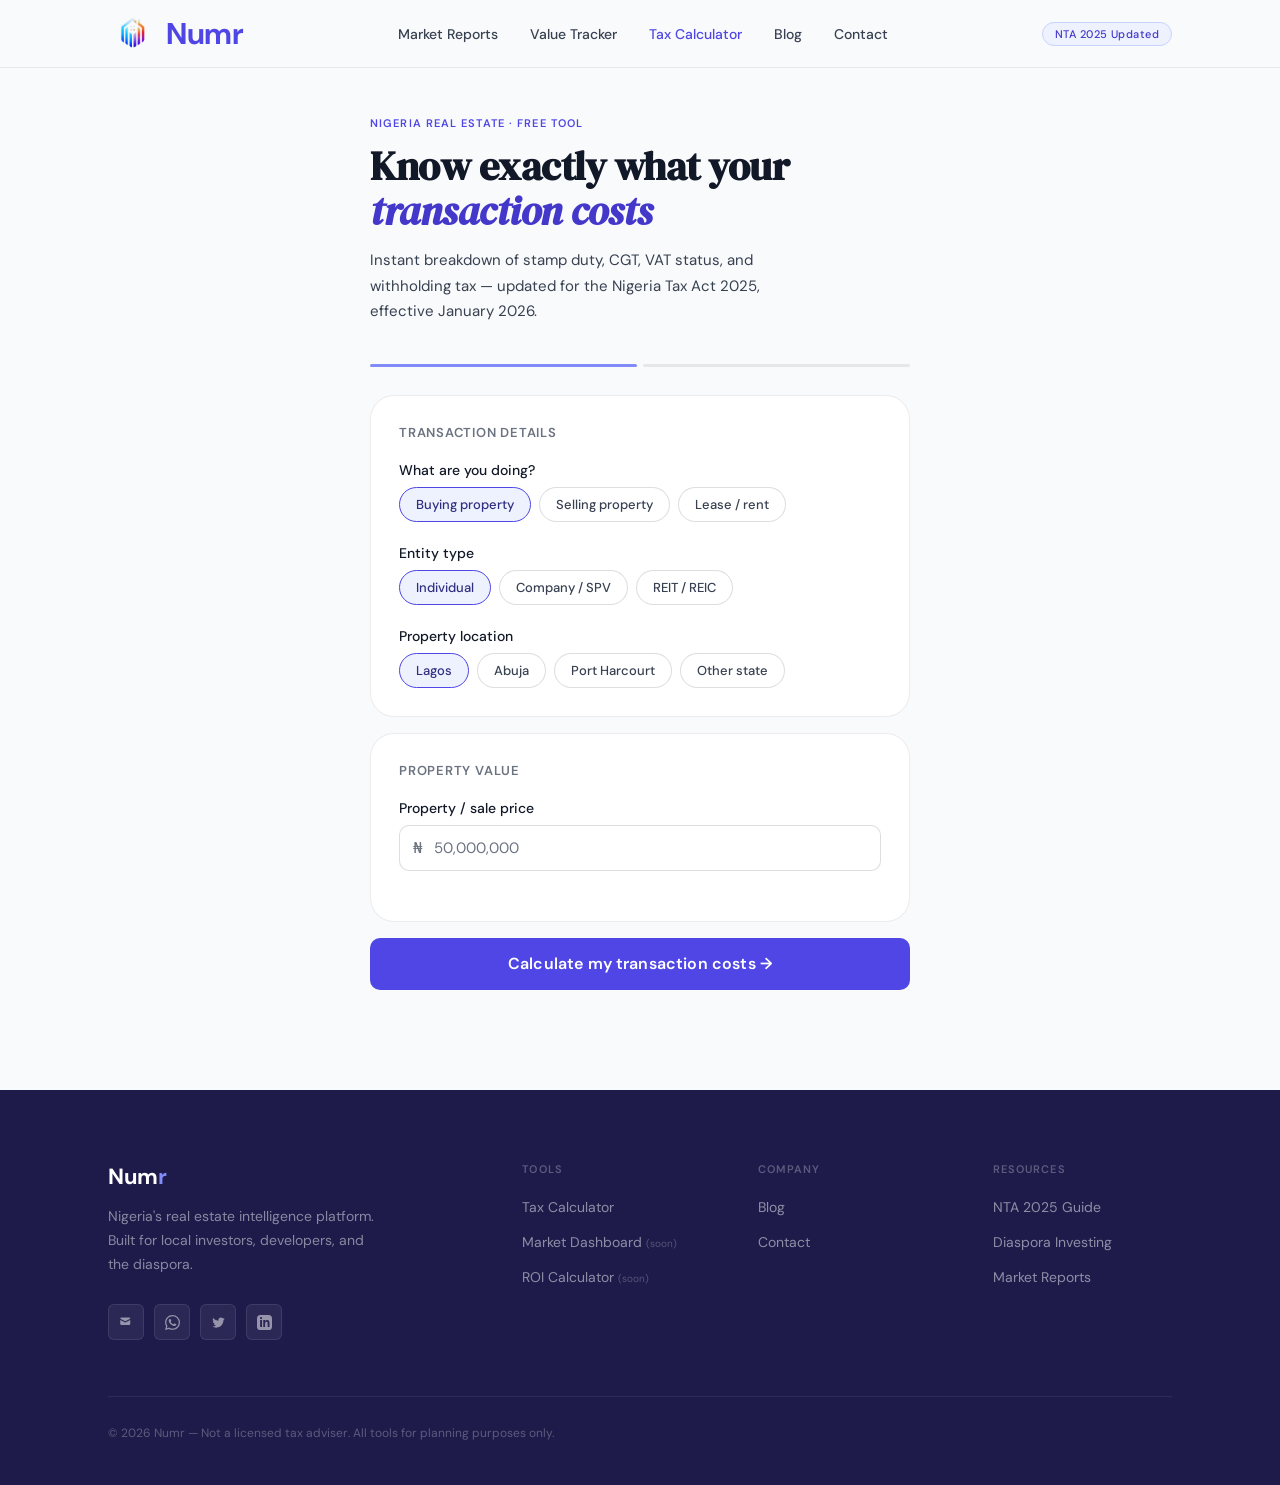
<file: tax-calculator.html>
<!DOCTYPE html>
<html lang="en">
<head>
  <meta charset="UTF-8">
  <meta name="viewport" content="width=device-width, initial-scale=1.0">
  <title>Nigeria Real Estate Tax Calculator — Numr</title>
  <meta name="description" content="Instant breakdown of stamp duty, CGT, VAT, and WHT for any Nigerian property transaction. Updated for the Nigeria Tax Act 2025.">

  <!-- Google Analytics -->
  <script async src="https://www.googletagmanager.com/gtag/js?id=G-4TX4QD73YT"></script>
  <script>
    window.dataLayer = window.dataLayer || [];
    function gtag(){dataLayer.push(arguments);}
    gtag('js', new Date());
    gtag('config', 'G-4TX4QD73YT');
  </script>

  <!-- Fonts -->
  <link rel="preconnect" href="https://fonts.googleapis.com">
  <link rel="preconnect" href="https://fonts.gstatic.com" crossorigin>
  <link href="https://fonts.googleapis.com/css2?family=DM+Serif+Display:ital@0;1&family=DM+Sans:opsz,wght@9..40,300;9..40,400;9..40,500;9..40,600&display=swap" rel="stylesheet">

  <!-- Shared styles (tokens, nav, footer) -->
  <link rel="stylesheet" href="styles.css">

  <style>
    /* ── CALCULATOR PAGE STYLES ── */

    .calc-page {
      max-width: 580px;
      margin: 0 auto;
      padding: 48px 20px 100px;
    }

    /* ── PAGE HERO ── */
    .hero {
      margin-bottom: 40px;
    }
    .hero-eyebrow {
      font-size: 11px;
      font-weight: 600;
      letter-spacing: 0.10em;
      text-transform: uppercase;
      color: var(--indigo-600);
      margin-bottom: 14px;
    }
    .hero h1 {
      font-family: 'DM Serif Display', serif;
      font-size: clamp(28px, 6vw, 40px);
      line-height: 1.13;
      color: var(--ink);
      letter-spacing: -0.5px;
      margin-bottom: 14px;
    }
    .hero h1 em { font-style: italic; color: var(--indigo-700); }
    .hero p { font-size: 15px; color: var(--ink-muted); line-height: 1.68; max-width: 440px; }

    /* ── PROGRESS STEPS ── */
    .progress-wrap { display: flex; gap: 6px; margin-bottom: 28px; }
    .progress-seg {
      height: 3px;
      border-radius: 2px;
      flex: 1;
      background: var(--border);
      transition: background 0.3s ease;
    }
    .progress-seg.done { background: var(--indigo-600); }
    .progress-seg.active { background: var(--indigo-400); }

    /* ── CARD ── */
    .card {
      background: var(--white);
      border: 1px solid var(--border);
      border-radius: var(--radius-xl);
      padding: 28px;
      margin-bottom: 16px;
    }
    .card-title {
      font-size: 13px;
      font-weight: 600;
      letter-spacing: 0.06em;
      text-transform: uppercase;
      color: var(--ink-faint);
      margin-bottom: 20px;
    }

    /* ── FIELD ── */
    .field { margin-bottom: 22px; }
    .field:last-child { margin-bottom: 0; }
    .field-label {
      display: flex;
      align-items: center;
      gap: 6px;
      font-size: 14px;
      font-weight: 500;
      color: var(--ink);
      margin-bottom: 8px;
    }
    .field-label .opt { font-size: 12px; font-weight: 400; color: var(--ink-faint); }
    .field-row { display: grid; grid-template-columns: 1fr 1fr; gap: 14px; }

    input[type="text"],
    input[type="email"],
    input[type="tel"],
    input[type="number"],
    select {
      width: 100%;
      height: 46px;
      border: 1px solid var(--border-md);
      border-radius: var(--radius-md);
      background: var(--white);
      color: var(--ink);
      font-family: 'DM Sans', sans-serif;
      font-size: 15px;
      padding: 0 14px;
      outline: none;
      transition: border-color 0.15s, box-shadow 0.15s;
      appearance: none;
      -webkit-appearance: none;
    }
    input:focus, select:focus {
      border-color: var(--indigo-600);
      box-shadow: 0 0 0 3px rgba(79,70,229,0.14);
    }
    input::placeholder { color: var(--ink-faint); }

    .input-prefix-wrap { position: relative; }
    .input-prefix {
      position: absolute;
      left: 14px;
      top: 50%;
      transform: translateY(-50%);
      font-size: 15px;
      color: var(--ink-faint);
      pointer-events: none;
      font-weight: 500;
    }
    .input-prefix-wrap input { padding-left: 34px; }

    select {
      background-image: url("data:image/svg+xml,%3Csvg xmlns='http://www.w3.org/2000/svg' width='12' height='8' viewBox='0 0 12 8'%3E%3Cpath d='M1 1l5 5 5-5' stroke='%236B7280' stroke-width='1.5' fill='none' stroke-linecap='round'/%3E%3C/svg%3E");
      background-repeat: no-repeat;
      background-position: right 14px center;
      padding-right: 36px;
      cursor: pointer;
    }

    /* ── PILL TOGGLES ── */
    .pills { display: flex; flex-wrap: wrap; gap: 8px; }
    .pill {
      padding: 8px 16px;
      border-radius: 100px;
      border: 1px solid var(--border-md);
      font-size: 13px;
      font-weight: 500;
      cursor: pointer;
      color: var(--ink-muted);
      background: var(--white);
      transition: all 0.15s;
      user-select: none;
    }
    .pill:hover { border-color: var(--indigo-400); color: var(--ink); }
    .pill.active {
      background: var(--indigo-50);
      border-color: var(--indigo-600);
      color: var(--indigo-800);
    }

    /* ── BUTTONS ── */
    .btn-calculate {
      display: block;
      width: 100%;
      height: 52px;
      background: var(--indigo-600);
      color: #fff;
      border: none;
      border-radius: var(--radius-md);
      font-family: 'DM Sans', sans-serif;
      font-size: 16px;
      font-weight: 600;
      cursor: pointer;
      letter-spacing: 0.01em;
      transition: background 0.15s, transform 0.1s;
    }
    .btn-calculate:hover { background: var(--indigo-700); }
    .btn-calculate:active { transform: scale(0.99); }

    .btn-secondary {
      display: inline-flex;
      align-items: center;
      gap: 6px;
      padding: 10px 18px;
      border: 1px solid var(--border-md);
      border-radius: var(--radius-md);
      font-family: 'DM Sans', sans-serif;
      font-size: 13px;
      font-weight: 500;
      color: var(--ink-muted);
      background: var(--white);
      cursor: pointer;
      transition: all 0.15s;
      text-decoration: none;
    }
    .btn-secondary:hover { background: var(--surface); color: var(--ink); }

    .btn-whatsapp {
      display: inline-flex;
      align-items: center;
      gap: 8px;
      padding: 10px 18px;
      border-radius: var(--radius-md);
      background: #25D366;
      color: #fff;
      font-family: 'DM Sans', sans-serif;
      font-size: 13px;
      font-weight: 600;
      border: none;
      cursor: pointer;
      text-decoration: none;
      transition: opacity 0.15s;
    }
    .btn-whatsapp:hover { opacity: 0.88; }

    /* ── RESULTS HERO ── */
    .results-hero {
      background: linear-gradient(135deg, var(--indigo-800) 0%, var(--indigo-700) 100%);
      border-radius: var(--radius-xl) var(--radius-xl) 0 0;
      padding: 28px 28px 24px;
      color: #fff;
      position: relative;
      overflow: hidden;
    }
    .results-hero::before {
      content: '';
      position: absolute;
      top: -40px; right: -40px;
      width: 180px; height: 180px;
      border-radius: 50%;
      background: rgba(129,140,248,0.15);
    }
    .results-hero::after {
      content: '';
      position: absolute;
      bottom: -30px; left: -20px;
      width: 120px; height: 120px;
      border-radius: 50%;
      background: rgba(129,140,248,0.10);
    }
    .results-label {
      font-size: 11px;
      font-weight: 600;
      letter-spacing: 0.1em;
      text-transform: uppercase;
      color: var(--indigo-200);
      margin-bottom: 10px;
      position: relative;
      z-index: 1;
    }
    .results-context { font-size: 13px; color: rgba(255,255,255,0.60); margin-bottom: 6px; position: relative; z-index: 1; }
    .results-total {
      font-family: 'DM Serif Display', serif;
      font-size: 44px;
      color: #fff;
      letter-spacing: -1px;
      line-height: 1;
      position: relative;
      z-index: 1;
      margin-bottom: 4px;
    }
    .results-sublabel { font-size: 13px; color: rgba(255,255,255,0.52); position: relative; z-index: 1; }

    /* ── RESULTS BODY ── */
    .results-body {
      background: var(--white);
      border: 1px solid var(--border);
      border-top: none;
      border-radius: 0 0 var(--radius-xl) var(--radius-xl);
      overflow: hidden;
      margin-bottom: 16px;
    }
    .line-item {
      display: flex;
      justify-content: space-between;
      align-items: flex-start;
      padding: 16px 28px;
      border-bottom: 1px solid var(--border);
      gap: 16px;
    }
    .line-item:last-child { border-bottom: none; }
    .line-left { flex: 1; }
    .line-name { font-size: 14px; font-weight: 500; color: var(--ink); margin-bottom: 3px; }
    .line-note { font-size: 12px; color: var(--ink-faint); line-height: 1.5; }
    .line-right { text-align: right; flex-shrink: 0; }
    .line-amount { font-size: 15px; font-weight: 600; color: var(--ink); font-variant-numeric: tabular-nums; }
    .line-amount.zero { color: var(--indigo-600); }
    .badge {
      display: inline-block;
      font-size: 10px;
      font-weight: 600;
      letter-spacing: 0.05em;
      text-transform: uppercase;
      padding: 2px 7px;
      border-radius: 100px;
      margin-top: 4px;
    }
    .badge-exempt { background: var(--indigo-50); color: var(--indigo-700); border: 1px solid var(--indigo-200); }
    .badge-applies { background: var(--amber-50); color: var(--amber-600); border: 1px solid var(--amber-100); }

    /* ── INSIGHTS ── */
    .insight {
      background: var(--amber-50);
      border: 1px solid var(--amber-100);
      border-left: 3px solid var(--amber-400);
      border-radius: 0 var(--radius-md) var(--radius-md) 0;
      padding: 14px 16px;
      margin-bottom: 10px;
    }
    .insight-title {
      font-size: 12px;
      font-weight: 600;
      color: var(--amber-600);
      margin-bottom: 5px;
      text-transform: uppercase;
      letter-spacing: 0.05em;
    }
    .insight-text { font-size: 13px; color: #6B4A0A; line-height: 1.6; }

    /* ── LEAD CAPTURE ── */
    .cta-card {
      background: var(--white);
      border: 1px solid var(--border);
      border-radius: var(--radius-xl);
      overflow: hidden;
      margin-bottom: 16px;
    }
    .cta-header { padding: 28px 28px 0; }
    .cta-title { font-family: 'DM Serif Display', serif; font-size: 22px; color: var(--ink); margin-bottom: 8px; letter-spacing: -0.3px; }
    .cta-sub { font-size: 14px; color: var(--ink-muted); line-height: 1.65; margin-bottom: 24px; }
    .cta-body { padding: 0 28px 28px; }
    .cta-field { margin-bottom: 14px; }
    .cta-field label { display: block; font-size: 13px; font-weight: 500; color: var(--ink); margin-bottom: 6px; }
    .cta-row { display: grid; grid-template-columns: 1fr 1fr; gap: 14px; }

    .btn-cta {
      display: block;
      width: 100%;
      height: 52px;
      background: var(--indigo-600);
      color: #fff;
      border: none;
      border-radius: var(--radius-md);
      font-family: 'DM Sans', sans-serif;
      font-size: 15px;
      font-weight: 600;
      cursor: pointer;
      transition: background 0.15s, transform 0.1s;
      margin-top: 6px;
    }
    .btn-cta:hover { background: var(--indigo-700); }
    .btn-cta:active { transform: scale(0.99); }

    .success-banner {
      background: var(--indigo-50);
      border-top: 1px solid var(--indigo-200);
      padding: 20px 28px;
      display: none;
      align-items: center;
      gap: 12px;
    }
    .success-icon {
      width: 32px; height: 32px;
      border-radius: 50%;
      background: var(--indigo-600);
      display: flex; align-items: center; justify-content: center;
      flex-shrink: 0;
    }
    .success-text { font-size: 13px; color: var(--indigo-800); line-height: 1.5; }
    .success-text strong { font-weight: 600; display: block; margin-bottom: 2px; }

    /* ── ACTIONS ── */
    .action-row { display: flex; gap: 10px; flex-wrap: wrap; margin-bottom: 20px; }

    /* ── DISCLAIMER ── */
    .disclaimer {
      font-size: 11px;
      color: var(--ink-faint);
      line-height: 1.75;
      padding: 20px 4px 0;
      border-top: 1px solid var(--border);
      margin-top: 4px;
    }
    .calc-footer { text-align: center; padding: 20px 0 0; font-size: 12px; color: var(--ink-faint); }
    .calc-footer a { color: var(--indigo-600); text-decoration: none; font-weight: 500; }

    /* ── ANIMATIONS ── */
    @keyframes fadeUp {
      from { opacity: 0; transform: translateY(16px); }
      to   { opacity: 1; transform: translateY(0); }
    }
    .fade-up { animation: fadeUp 0.35s ease forwards; }

    /* ── RESPONSIVE ── */
    @media (max-width: 480px) {
      .field-row, .cta-row { grid-template-columns: 1fr; }
      .card { padding: 22px 20px; }
      .results-hero { padding: 24px 20px 20px; }
      .results-body .line-item { padding: 14px 20px; }
      .cta-header { padding: 24px 20px 0; }
      .cta-body { padding: 0 20px 24px; }
      .success-banner { padding: 18px 20px; }
      .results-total { font-size: 36px; }
    }

    [hidden] { display: none !important; }
  </style>
</head>
<body>

  <!-- ── SITE NAV ── -->
  <nav class="site-nav">
    <div class="nav-inner">
      <a href="/" class="nav-logo-wrap">
        <img src="src/img/numr-logo.png" alt="Numr logo" class="nav-logo-img">
        <span class="nav-logo-text">Numr</span>
      </a>
      <ul class="nav-links">
        <li><a href="index.html#market-reports">Market Reports</a></li>
        <li><a href="index.html#value-tracker">Value Tracker</a></li>
        <li><a href="tax-calculator.html" class="active">Tax Calculator</a></li>
        <li><a href="blog.html">Blog</a></li>
        <li><a href="mailto:contact@usenumr.com">Contact</a></li>
      </ul>
      <span class="nav-badge">NTA 2025 Updated</span>
    </div>
  </nav>

  <!-- ── CALCULATOR ── -->
  <div class="calc-page">

    <div class="hero fade-up">
      <div class="hero-eyebrow">Nigeria real estate &middot; Free tool</div>
      <h1>Know exactly what your<br><em>transaction costs</em></h1>
      <p>Instant breakdown of stamp duty, CGT, VAT status, and withholding tax &mdash; updated for the Nigeria Tax Act 2025, effective January 2026.</p>
    </div>

    <!-- STEP 1: FORM -->
    <div id="step-form" class="fade-up">
      <div class="progress-wrap">
        <div class="progress-seg active"></div>
        <div class="progress-seg"></div>
      </div>

      <div class="card">
        <div class="card-title">Transaction details</div>

        <div class="field">
          <div class="field-label">What are you doing?</div>
          <div class="pills" id="pg-txn">
            <div class="pill active" data-val="buy" onclick="pick('pg-txn',this)">Buying property</div>
            <div class="pill" data-val="sell" onclick="pick('pg-txn',this)">Selling property</div>
            <div class="pill" data-val="lease" onclick="pick('pg-txn',this)">Lease / rent</div>
          </div>
        </div>

        <div class="field">
          <div class="field-label">Entity type</div>
          <div class="pills" id="pg-entity">
            <div class="pill active" data-val="individual" onclick="pick('pg-entity',this)">Individual</div>
            <div class="pill" data-val="company" onclick="pick('pg-entity',this)">Company / SPV</div>
            <div class="pill" data-val="reit" onclick="pick('pg-entity',this)">REIT / REIC</div>
          </div>
        </div>

        <div class="field">
          <div class="field-label">Property location</div>
          <div class="pills" id="pg-loc">
            <div class="pill active" data-val="lagos" onclick="pick('pg-loc',this)">Lagos</div>
            <div class="pill" data-val="abuja" onclick="pick('pg-loc',this)">Abuja</div>
            <div class="pill" data-val="ph" onclick="pick('pg-loc',this)">Port Harcourt</div>
            <div class="pill" data-val="other" onclick="pick('pg-loc',this)">Other state</div>
          </div>
        </div>
      </div>

      <div class="card" id="card-propval">
        <div class="card-title">Property value</div>
        <div class="field">
          <div class="field-label">Property / sale price</div>
          <div class="input-prefix-wrap">
            <span class="input-prefix">&#8358;</span>
            <input type="text" id="prop-value" placeholder="50,000,000" oninput="fmtInput(this)">
          </div>
        </div>
        <div class="field" id="field-acq" hidden>
          <div class="field-label">Original acquisition cost <span class="opt">&#8212; for CGT</span></div>
          <div class="input-prefix-wrap">
            <span class="input-prefix">&#8358;</span>
            <input type="text" id="acq-cost" placeholder="30,000,000" oninput="fmtInput(this)">
          </div>
        </div>
        <div class="field" id="field-improve" hidden>
          <div class="field-label">Renovation / improvement costs <span class="opt">&#8212; optional</span></div>
          <div class="input-prefix-wrap">
            <span class="input-prefix">&#8358;</span>
            <input type="text" id="improve-cost" placeholder="5,000,000" oninput="fmtInput(this)">
          </div>
        </div>
      </div>

      <div class="card" id="card-lease" hidden>
        <div class="card-title">Lease details</div>
        <div class="field-row">
          <div class="field">
            <div class="field-label">Annual rent</div>
            <div class="input-prefix-wrap">
              <span class="input-prefix">&#8358;</span>
              <input type="text" id="annual-rent" placeholder="2,000,000" oninput="fmtInput(this)">
            </div>
          </div>
          <div class="field">
            <div class="field-label">Lease duration (years)</div>
            <input type="text" id="lease-years" placeholder="e.g. 3" style="text-align:center">
          </div>
        </div>
      </div>

      <button class="btn-calculate" onclick="calculate()">Calculate my transaction costs &rarr;</button>
    </div>

    <!-- STEP 2: RESULTS -->
    <div id="step-results" hidden>
      <div class="progress-wrap">
        <div class="progress-seg done"></div>
        <div class="progress-seg done"></div>
      </div>

      <div style="margin-bottom:16px" class="fade-up">
        <div class="results-hero">
          <div class="results-label">Total additional costs</div>
          <div class="results-context" id="res-context"></div>
          <div class="results-total" id="res-total"></div>
          <div class="results-sublabel" id="res-sublabel"></div>
        </div>
        <div class="results-body" id="res-body"></div>
      </div>

      <div id="res-insights" class="fade-up"></div>

      <div class="cta-card fade-up">
        <div class="cta-header">
          <div class="cta-title">Get the full tax report</div>
          <div class="cta-sub">We&rsquo;ll send a detailed PDF with compliance deadlines, structuring tips, and a checklist tailored to your transaction &mdash; straight to your inbox.</div>
        </div>
        <div class="cta-body" id="cta-form-wrap">
          <div class="cta-row">
            <div class="cta-field">
              <label for="lead-name">Full name</label>
              <input type="text" id="lead-name" placeholder="Adebayo Okafor">
            </div>
            <div class="cta-field">
              <label for="lead-role">I am a&hellip;</label>
              <select id="lead-role">
                <option value="">Select role</option>
                <option>Investor / buyer</option>
                <option>Diaspora investor</option>
                <option>Property developer</option>
                <option>Real estate agent</option>
                <option>Legal / finance professional</option>
                <option>Other</option>
              </select>
            </div>
          </div>
          <div class="cta-row">
            <div class="cta-field">
              <label for="lead-email">Email address</label>
              <input type="email" id="lead-email" placeholder="you@example.com">
            </div>
            <div class="cta-field">
              <label for="lead-phone">Phone / WhatsApp</label>
              <input type="tel" id="lead-phone" placeholder="+234 or +1&hellip;">
            </div>
          </div>
          <button class="btn-cta" onclick="submitLead()">Send me the full report</button>
        </div>
        <div class="success-banner" id="cta-success">
          <div class="success-icon">
            <svg width="16" height="16" viewBox="0 0 16 16" fill="none"><path d="M3 8l3.5 3.5L13 5" stroke="#fff" stroke-width="2" stroke-linecap="round" stroke-linejoin="round"/></svg>
          </div>
          <div class="success-text">
            <strong>Report on its way!</strong>
            Check your inbox &mdash; a Numr advisor may also reach out.
          </div>
        </div>
      </div>

      <div class="action-row fade-up">
        <button class="btn-secondary" onclick="gtag('event','calculator_reset',{event_category:'tool_engagement'});resetCalc()">&larr; New calculation</button>
        <a class="btn-whatsapp" href="https://whatsapp.com/channel/0029VbCPTNs2Jl8Kp23ywx3P" target="_blank" rel="noopener" onclick="gtag('event','social_click',{event_category:'social',event_label:'whatsapp_calculator'})">
          <svg width="16" height="16" viewBox="0 0 24 24" fill="currentColor"><path d="M17.472 14.382c-.297-.149-1.758-.867-2.03-.967-.273-.099-.471-.148-.67.15-.197.297-.767.966-.94 1.164-.173.199-.347.223-.644.075-.297-.15-1.255-.463-2.39-1.475-.883-.788-1.48-1.761-1.653-2.059-.173-.297-.018-.458.13-.606.134-.133.298-.347.446-.52.149-.174.198-.298.298-.497.099-.198.05-.371-.025-.52-.075-.149-.669-1.612-.916-2.207-.242-.579-.487-.5-.669-.51-.173-.008-.371-.01-.57-.01-.198 0-.52.074-.792.372-.272.297-1.04 1.016-1.04 2.479 0 1.462 1.065 2.875 1.213 3.074.149.198 2.096 3.2 5.077 4.487.709.306 1.262.489 1.694.625.712.227 1.36.195 1.871.118.571-.085 1.758-.719 2.006-1.413.248-.694.248-1.289.173-1.413-.074-.124-.272-.198-.57-.347m-5.421 7.403h-.004a9.87 9.87 0 01-5.031-1.378l-.361-.214-3.741.982.998-3.648-.235-.374a9.86 9.86 0 01-1.51-5.26c.001-5.45 4.436-9.884 9.888-9.884 2.64 0 5.122 1.03 6.988 2.898a9.825 9.825 0 012.893 6.994c-.003 5.45-4.437 9.884-9.885 9.884m8.413-18.297A11.815 11.815 0 0012.05 0C5.495 0 .16 5.335.157 11.892c0 2.096.547 4.142 1.588 5.945L.057 24l6.305-1.654a11.882 11.882 0 005.683 1.448h.005c6.554 0 11.89-5.335 11.893-11.893a11.821 11.821 0 00-3.48-8.413z"/></svg>
          Follow on WhatsApp
        </a>
      </div>

      <div class="disclaimer">
        Estimates are based on the Nigeria Tax Act 2025 (signed June 26, 2025, effective January 1, 2026). All figures are indicative and for planning purposes only. Stamp duty rates, CGT treatment, and WHT obligations may vary by state and specific transaction structure. Numr is not a licensed tax adviser &mdash; please consult a qualified Nigerian tax professional before transacting.
      </div>
      <div class="calc-footer">Built by <a href="/">Numr</a> &mdash; Nigeria&rsquo;s real estate intelligence platform</div>
    </div>
  </div>

  <!-- ── SITE FOOTER ── -->
  <footer class="site-footer">
    <div class="footer-inner">
      <div class="footer-top">
        <div>
          <a href="/" class="footer-logo">Num<span>r</span></a>
          <p class="footer-tagline">Nigeria's real estate intelligence platform. Built for local investors, developers, and the diaspora.</p>
          <div class="footer-social">
            <a href="mailto:contact@usenumr.com" title="Email"><svg width="15" height="15" fill="currentColor" viewBox="0 0 24 24"><path d="M2.003 5.884L10 9.882l7.997-3.998A2 2 0 0016 4H4a2 2 0 00-1.997 1.884z"/><path d="M18 8.118l-8 4-8-4V14a2 2 0 002 2h12a2 2 0 002-2V8.118z"/></svg></a>
            <a href="https://whatsapp.com/channel/0029VbCPTNs2Jl8Kp23ywx3P" target="_blank" rel="noopener" title="WhatsApp"><svg width="15" height="15" fill="currentColor" viewBox="0 0 24 24"><path d="M17.472 14.382c-.297-.149-1.758-.867-2.03-.967-.273-.099-.471-.148-.67.15-.197.297-.767.966-.94 1.164-.173.199-.347.223-.644.075-.297-.15-1.255-.463-2.39-1.475-.883-.788-1.48-1.761-1.653-2.059-.173-.297-.018-.458.13-.606.134-.133.298-.347.446-.52.149-.174.198-.298.298-.497.099-.198.05-.371-.025-.52-.075-.149-.669-1.612-.916-2.207-.242-.579-.487-.5-.669-.51-.173-.008-.371-.01-.57-.01-.198 0-.52.074-.792.372-.272.297-1.04 1.016-1.04 2.479 0 1.462 1.065 2.875 1.213 3.074.149.198 2.096 3.2 5.077 4.487.709.306 1.262.489 1.694.625.712.227 1.36.195 1.871.118.571-.085 1.758-.719 2.006-1.413.248-.694.248-1.289.173-1.413-.074-.124-.272-.198-.57-.347m-5.421 7.403h-.004a9.87 9.87 0 01-5.031-1.378l-.361-.214-3.741.982.998-3.648-.235-.374a9.86 9.86 0 01-1.51-5.26c.001-5.45 4.436-9.884 9.888-9.884 2.64 0 5.122 1.03 6.988 2.898a9.825 9.825 0 012.893 6.994c-.003 5.45-4.437 9.884-9.885 9.884m8.413-18.297A11.815 11.815 0 0012.05 0C5.495 0 .16 5.335.157 11.892c0 2.096.547 4.142 1.588 5.945L.057 24l6.305-1.654a11.882 11.882 0 005.683 1.448h.005c6.554 0 11.89-5.335 11.893-11.893a11.821 11.821 0 00-3.48-8.413z"/></svg></a>
            <a href="https://x.com/Use_Numr" target="_blank" rel="noopener" title="Twitter / X"><svg width="15" height="15" fill="currentColor" viewBox="0 0 24 24"><path d="M8.29 20.251c7.547 0 11.675-6.253 11.675-11.675 0-.178 0-.355-.012-.53A8.348 8.348 0 0022 5.92a8.19 8.19 0 01-2.357.646 4.118 4.118 0 001.804-2.27 8.224 8.224 0 01-2.605.996 4.107 4.107 0 00-6.993 3.743 11.65 11.65 0 01-8.457-4.287 4.106 4.106 0 001.27 5.477A4.072 4.072 0 012.8 9.713v.052a4.105 4.105 0 003.292 4.022 4.095 4.095 0 01-1.853.07 4.108 4.108 0 003.834 2.85A8.233 8.233 0 012 18.407a11.616 11.616 0 006.29 1.84"/></svg></a>
            <a href="https://www.linkedin.com/company/106111779" target="_blank" rel="noopener" title="LinkedIn"><svg width="15" height="15" fill="currentColor" viewBox="0 0 24 24"><path d="M19 0h-14c-2.761 0-5 2.239-5 5v14c0 2.761 2.239 5 5 5h14c2.762 0 5-2.239 5-5v-14c0-2.761-2.238-5-5-5zm-11 19h-3v-11h3v11zm-1.5-12.268c-.966 0-1.75-.79-1.75-1.764s.784-1.764 1.75-1.764 1.75.79 1.75 1.764-.783 1.764-1.75 1.764zm13.5 12.268h-3v-5.604c0-3.368-4-3.113-4 0v5.604h-3v-11h3v1.765c1.396-2.586 7-2.777 7 2.476v6.759z"/></svg></a>
          </div>
        </div>
        <div>
          <div class="footer-col-title">Tools</div>
          <ul class="footer-links">
            <li><a href="tax-calculator.html">Tax Calculator</a></li>
            <li><a href="/#tools">Market Dashboard <span style="font-size:10px;opacity:0.5">(soon)</span></a></li>
            <li><a href="/#tools">ROI Calculator <span style="font-size:10px;opacity:0.5">(soon)</span></a></li>
          </ul>
        </div>
        <div>
          <div class="footer-col-title">Company</div>
          <ul class="footer-links">
            <li><a href="blog.html">Blog</a></li>
            <li><a href="mailto:contact@usenumr.com">Contact</a></li>
          </ul>
        </div>
        <div>
          <div class="footer-col-title">Resources</div>
          <ul class="footer-links">
            <li><a href="blog.html">NTA 2025 Guide</a></li>
            <li><a href="blog.html">Diaspora Investing</a></li>
            <li><a href="blog.html">Market Reports</a></li>
          </ul>
        </div>
      </div>
      <div class="footer-bottom">
        <p>&copy; 2026 Numr &mdash; Not a licensed tax adviser. All tools for planning purposes only.</p>
      </div>
    </div>
  </footer>

  <script>
    const SCRIPT_URL = 'https://script.google.com/macros/s/AKfycbwo5bg86p9HlwqTNDowXeP2f9GHCmr6KF3uL_Xsju3O50vznSwnb4C3VBxFsDNXwIXZ/exec';

    function getActive(groupId) {
      var el = document.querySelector('#' + groupId + ' .pill.active');
      return el ? el.dataset.val : '';
    }
    function pick(groupId, el) {
      document.querySelectorAll('#' + groupId + ' .pill').forEach(function(p) { p.classList.remove('active'); });
      el.classList.add('active');
      syncFields();
    }
    function fmtInput(el) {
      var raw = el.value.replace(/[^0-9]/g, '');
      if (raw === '') { el.value = ''; return; }
      el.value = parseInt(raw, 10).toLocaleString('en-NG');
    }
    function parseField(id) {
      var el = document.getElementById(id);
      if (!el) return 0;
      return parseFloat(el.value.replace(/[^0-9.]/g, '')) || 0;
    }
    function fmt(n) { return '\u20A6' + Math.round(n).toLocaleString('en-NG'); }

    function syncFields() {
      var txn = getActive('pg-txn');
      document.getElementById('card-propval').hidden = txn === 'lease';
      document.getElementById('card-lease').hidden = txn !== 'lease';
      document.getElementById('field-acq').hidden = txn !== 'sell';
      document.getElementById('field-improve').hidden = txn !== 'sell';
    }

    function calculate() {
      var txn = getActive('pg-txn');
      var entity = getActive('pg-entity');
      var loc = getActive('pg-loc');
      var locLabel = { lagos:'Lagos', abuja:'Abuja', ph:'Port Harcourt', other:'Nigeria' }[loc] || 'Nigeria';
      var entityLabel = { individual:'Individual', company:'Company / SPV', reit:'REIT / REIC' }[entity] || '';

      var items = [], total = 0, insights = [];
      var contextLine = '', sublabel = 'Additional costs on top of property price';

      if (txn === 'buy') {
        var pv = parseField('prop-value');
        if (!pv) { alert('Please enter the property value.'); return; }
        var stamp = pv * 0.015;
        items.push({ name:'Stamp duty', note:'1.5% on conveyance instrument — must be paid within 30 days of signing', amount:stamp, badge:null });
        total += stamp;
        items.push({ name:'VAT on purchase', note:'Exempt — land and property sales are VAT-free under NTA 2025 (Sec. 186)', amount:0, badge:'exempt' });
        var regFee = pv * 0.003;
        items.push({ name:'Land registry & consent fee', note:'Est. 0.3% — exact rate varies by state land registry', amount:regFee, badge:null });
        total += regFee;
        var legalFee = pv * 0.025;
        items.push({ name:'Legal / solicitor fees', note:'Typically 2–5% of purchase price per Legal Practitioners Order', amount:legalFee, badge:null });
        total += legalFee;
        var agentFee = pv * 0.05;
        items.push({ name:'Agent commission', note:'Standard 5–10% of purchase price', amount:agentFee, badge:null });
        total += agentFee;
        contextLine = fmt(pv) + ' property · ' + locLabel + ' · ' + entityLabel;
        insights.push({ title:'30-day stamp duty deadline', text:'Your stamp duty of ' + fmt(stamp) + ' must be paid within 30 days of signing the purchase instrument. Unstamped documents are legally inadmissible under NTA 2025.' });
        if (entity === 'company') insights.push({ title:'Structuring note for companies', text:'Buying as an individual means future capital gains are taxed at your progressive income rate (up to 25%). As a company or SPV, CGT on exit is 30% flat. Consider which ownership structure serves your exit strategy.' });
        if (entity === 'reit') insights.push({ title:'REIT advantage', text:'As a REIT/REIC, distributions from rental income and dividends are exempt from further tax and WHT under Section 9(2)(d) of the NTA 2025.' });

      } else if (txn === 'sell') {
        var sp = parseField('prop-value');
        if (!sp) { alert('Please enter the sale price.'); return; }
        var ac = parseField('acq-cost') || sp * 0.5;
        var imp = parseField('improve-cost');
        var gain = Math.max(0, sp - ac - imp);
        var cgtRate = entity === 'company' ? 0.30 : entity === 'reit' ? 0 : 0.15;
        var cgt = gain * cgtRate;
        var cgtNote = entity === 'company' ? '30% flat (corporate rate, NTA 2025) on gain of ' + fmt(gain) : entity === 'reit' ? 'Exempt under Sec. 9(2)(d) — REIT distributions not further taxed' : 'Progressive income tax rate ~15% est. on gain of ' + fmt(gain);
        items.push({ name:'Capital gains tax (CGT)', note:cgtNote, amount:cgt, badge:entity === 'reit' ? 'exempt' : null });
        total += cgt;
        items.push({ name:'VAT on sale', note:'Exempt — residential property and land sales VAT-free (NTA 2025)', amount:0, badge:'exempt' });
        var agentFee2 = sp * 0.05;
        items.push({ name:'Agent commission', note:'Typically 5% of sale price', amount:agentFee2, badge:null });
        total += agentFee2;
        var legal2 = sp * 0.015;
        items.push({ name:'Legal fees', note:'Est. 1–2.5% for conveyancing and title transfer', amount:legal2, badge:null });
        total += legal2;
        contextLine = 'Selling at ' + fmt(sp) + ' · ' + locLabel + ' · ' + entityLabel;
        sublabel = 'Deductions from your sale proceeds';
        if (gain > 0 && entity !== 'reit') insights.push({ title:'Document your cost basis carefully', text:'Your taxable gain is ' + fmt(gain) + '. The NTA 2025 taxes actual gain — keeping receipts for purchase costs and renovations directly reduces your CGT liability.' });
        if (entity === 'company') insights.push({ title:'CGT tripled for companies', text:'The old rate was 10%. Under NTA 2025 it is 30% — an extra ' + fmt(gain * 0.20) + ' in tax on this transaction vs the old law.' });

      } else if (txn === 'lease') {
        var rent = parseField('annual-rent');
        var yrs = parseField('lease-years') || 1;
        if (!rent) { alert('Please enter the annual rent.'); return; }
        var totalConsid = rent * yrs;
        var sdRate = yrs < 7 ? 0.0078 : 0.03;
        var stampLease = totalConsid * sdRate;
        items.push({ name:'Stamp duty on lease', note:(yrs < 7 ? '0.78%' : '3%') + ' — lease ' + (yrs < 7 ? 'under' : 'over') + ' 7 years · Total consideration: ' + fmt(totalConsid), amount:stampLease, badge:null });
        total += stampLease;
        items.push({ name:'VAT on rent', note:'Exempt — a lease is a transfer of land interest, not a taxable supply of services (NTA 2025)', amount:0, badge:'exempt' });
        if (entity !== 'individual') {
          var wht = rent * 0.10;
          items.push({ name:'Withholding tax on rent (WHT)', note:'10% withheld by corporate payer per year · Landlord receives ' + fmt(rent - wht) + '/yr net', amount:wht, badge:null });
          total += wht;
          insights.push({ title:'WHT remittance is your obligation', text:'As a company, you must withhold ' + fmt(wht) + ' per year and remit to the FIRS. Non-compliance creates liability for the payer.' });
        }
        var rentRelief = Math.min(rent * 0.20, 500000);
        insights.push({ title:'Rent relief for individual tenants', text:'Individual tenants can deduct the lower of ₦500,000 or 20% of annual rent (' + fmt(rentRelief) + ') from taxable income.' });
        insights.push({ title:'30-day stamp deadline', text:'Lease stamp duty of ' + fmt(stampLease) + ' must be paid within 30 days of signing. An unstamped lease is inadmissible in any Nigerian court.' });
        contextLine = fmt(rent) + '/yr · ' + yrs + ' year' + (yrs !== 1 ? 's' : '') + ' · ' + locLabel + ' · ' + entityLabel;
        sublabel = 'Upfront and annual costs to formalise this lease';
      }

      document.getElementById('res-context').textContent = contextLine;
      document.getElementById('res-total').textContent = fmt(total);
      document.getElementById('res-sublabel').textContent = sublabel;

      document.getElementById('res-body').innerHTML = items.map(function(it) {
        return '<div class="line-item"><div class="line-left"><div class="line-name">' + it.name + '</div><div class="line-note">' + it.note + '</div></div><div class="line-right"><div class="line-amount' + (it.amount === 0 ? ' zero' : '') + '">' + fmt(it.amount) + '</div>' + (it.badge ? '<span class="badge badge-' + (it.badge === 'exempt' ? 'exempt' : 'applies') + '">' + it.badge + '</span>' : '') + '</div></div>';
      }).join('');

      document.getElementById('res-insights').innerHTML = insights.map(function(ins) {
        return '<div class="insight"><div class="insight-title">' + ins.title + '</div><div class="insight-text">' + ins.text + '</div></div>';
      }).join('');

      // Save the report so it can be attached to lead captures
      window.lastTaxReport = {
        txn: txn,
        entity: entity,
        loc: loc,
        locLabel: locLabel,
        entityLabel: entityLabel,
        context: contextLine,
        sublabel: sublabel,
        items: items,
        total: total,
        insights: insights,
        generatedAt: new Date().toISOString()
      };

      gtag('event', 'calculator_used', { event_category: 'tool_engagement', event_label: txn + '_' + entity });
      document.getElementById('step-form').hidden = true;
      document.getElementById('step-results').hidden = false;
      window.scrollTo({ top: 0, behavior: 'smooth' });
    }

    async function submitLead() {
      var name = document.getElementById('lead-name').value.trim();
      var email = document.getElementById('lead-email').value.trim();
      if (!name || !email) { alert('Please enter your name and email address.'); return; }

      // Prevent duplicate submissions
      var submitBtn = document.querySelector('.btn-cta');
      if (submitBtn && submitBtn.dataset.submitted === 'true') return;
      if (submitBtn) {
        submitBtn.dataset.submitted = 'true';
        submitBtn.disabled = true;
        submitBtn.style.opacity = '0.6';
        submitBtn.style.cursor = 'not-allowed';
      }
      // Disable form inputs
      var inputs = document.querySelectorAll('#cta-form-wrap input, #cta-form-wrap select');
      inputs.forEach(function(i){ i.disabled = true; });

      // Prepare compact summary of the report (smaller than full JSON)
      var report = window.lastTaxReport || null;
      var compact;
      if (report) {
        compact = {
          txn: report.txn,
          entity: report.entity,
          loc: report.loc,
          total: Math.round(report.total || 0),
          items: (report.items || []).slice(0,3).map(function(it){ return { name: it.name, amount: Math.round(it.amount || 0) }; }),
          generatedAt: report.generatedAt
        };
      } else {
        compact = { note: 'no_report_available' };
      }

      var serialized = JSON.stringify(compact);

      // Build source string in requested format: "tax_calculator_report | <serialized compact report>"
      var sourceStr = 'tax_calculator_report | ' + serialized;

      try {
        await fetch(SCRIPT_URL, {
          method: 'POST',
          body: JSON.stringify({
            email: email,
            name: name,
            role: document.getElementById('lead-role').value,
            phone: document.getElementById('lead-phone').value.trim(),
            source: sourceStr,
            timestamp: new Date().toISOString()
          }),
          mode: 'no-cors',
          headers: { 'Content-Type': 'application/json' }
        });
        if (typeof gtag === 'function') gtag('event', 'generate_lead', { event_category: 'conversion', event_label: 'tax_calculator_report' });
      } catch (err) {
        console.error('Lead capture error:', err);
      } finally {
        document.getElementById('cta-form-wrap').style.display = 'none';
        document.getElementById('cta-success').style.display = 'flex';
      }
    }

    function resetCalc() {
      document.getElementById('step-results').hidden = true;
      document.getElementById('step-form').hidden = false;
      document.getElementById('cta-form-wrap').style.display = 'block';
      document.getElementById('cta-success').style.display = 'none';
      window.scrollTo({ top: 0, behavior: 'smooth' });
    }

    syncFields();

    // Nav link clicks
    document.querySelectorAll('.nav-links a').forEach(function(link) {
      link.addEventListener('click', function() {
        gtag('event', 'nav_click', { event_category: 'navigation', event_label: this.textContent.trim() });
      });
    });

    // Footer social link clicks
    document.querySelectorAll('.footer-social a').forEach(function(link) {
      link.addEventListener('click', function() {
        gtag('event', 'social_click', { event_category: 'social', event_label: this.getAttribute('title') || this.href });
      });
    });
  </script>
</body>
</html>
</file>
<file: styles.css>
/* ================================================================
   NUMR — Shared Styles
   Loaded by: index.html, tax-calculator.html, blog.html
   ================================================================ */

/* ── DESIGN TOKENS ── */
:root {
  /* Indigo palette (primary brand) */
  --indigo-900: #1E1B4B;
  --indigo-800: #312E81;
  --indigo-700: #4338CA;
  --indigo-600: #4F46E5;
  --indigo-500: #6366F1;
  --indigo-400: #818CF8;
  --indigo-200: #C7D2FE;
  --indigo-100: #E0E7FF;
  --indigo-50:  #EEF2FF;

  /* Aliases — lets components written with --green-* auto-update */
  --green-900: var(--indigo-900);
  --green-800: var(--indigo-800);
  --green-700: var(--indigo-700);
  --green-600: var(--indigo-600);
  --green-400: var(--indigo-400);
  --green-200: var(--indigo-200);
  --green-100: var(--indigo-100);
  --green-50:  var(--indigo-50);

  /* Amber accent */
  --amber-600: #BA7517;
  --amber-400: #EF9F27;
  --amber-100: #FAC775;
  --amber-50:  #FAEEDA;

  /* Neutrals */
  --ink:       #111827;
  --ink-muted: #374151;
  --ink-faint: #6B7280;
  --surface:   #F9FAFB;
  --white:     #FFFFFF;
  --border:    rgba(17,24,39,0.08);
  --border-md: rgba(17,24,39,0.14);

  /* Border radius scale */
  --radius-sm: 6px;
  --radius-md: 10px;
  --radius-lg: 16px;
  --radius-xl: 24px;

  /* Layout */
  --max-w: 1120px;
  --nav-h: 68px;
}

/* ── RESET ── */
*, *::before, *::after { box-sizing: border-box; margin: 0; padding: 0; }
html { scroll-behavior: smooth; }
body {
  font-family: 'DM Sans', sans-serif;
  background: var(--surface);
  color: var(--ink);
  -webkit-font-smoothing: antialiased;
}

/* ── SITE NAV ── */
.site-nav {
  position: sticky;
  top: 0;
  z-index: 100;
  background: rgba(249,250,251,0.94);
  backdrop-filter: blur(14px);
  -webkit-backdrop-filter: blur(14px);
  border-bottom: 1px solid var(--border);
  height: var(--nav-h);
}

.nav-inner {
  max-width: var(--max-w);
  margin: 0 auto;
  padding: 0 28px;
  height: 100%;
  display: flex;
  align-items: center;
  justify-content: space-between;
  gap: 24px;
}

/* Logo: image + wordmark */
.nav-logo-wrap {
  display: flex;
  align-items: center;
  gap: 10px;
  text-decoration: none;
  flex-shrink: 0;
}
.nav-logo-img {
  width: 48px;
  height: 48px;
  border-radius: 8px;
  object-fit: contain;
  display: block;
}
.nav-logo-text {
  font-family: 'DM Sans', sans-serif;
  font-size: 30px;
  font-weight: 700;
  color: var(--indigo-600);
  letter-spacing: -0.3px;
  line-height: 1;
}

/* Nav links */
.nav-links {
  display: flex;
  align-items: center;
  gap: 32px;
  list-style: none;
}
.nav-links a {
  font-size: 14px;
  font-weight: 500;
  color: var(--ink-muted);
  text-decoration: none;
  transition: color 0.15s;
}
.nav-links a:hover { color: var(--ink); }
.nav-links a.active { color: var(--indigo-600); }

/* Nav CTA button */
.nav-cta {
  display: inline-flex;
  align-items: center;
  padding: 10px 22px;
  background: var(--indigo-600);
  color: #fff;
  border-radius: var(--radius-md);
  font-family: 'DM Sans', sans-serif;
  font-size: 14px;
  font-weight: 600;
  text-decoration: none;
  transition: background 0.15s;
  flex-shrink: 0;
}
.nav-cta:hover { background: var(--indigo-700); }

/* Nav badge (used on tool pages instead of CTA) */
.nav-badge {
  font-size: 11px;
  font-weight: 500;
  letter-spacing: 0.04em;
  background: var(--indigo-50);
  color: var(--indigo-700);
  border: 1px solid var(--indigo-200);
  border-radius: 100px;
  padding: 4px 12px;
  flex-shrink: 0;
}

/* ── SITE FOOTER ── */
.site-footer {
  background: var(--indigo-900);
  padding: 72px 0 44px;
}

.footer-inner {
  max-width: var(--max-w);
  margin: 0 auto;
  padding: 0 28px;
}

.footer-top {
  display: grid;
  grid-template-columns: 2fr 1fr 1fr 1fr;
  gap: 56px;
  margin-bottom: 56px;
}

/* Footer wordmark (text-only, no image) */
.footer-logo {
  font-family: 'DM Sans', sans-serif;
  font-size: 22px;
  font-weight: 700;
  color: #fff;
  text-decoration: none;
  letter-spacing: -0.3px;
  display: block;
  margin-bottom: 14px;
}
.footer-logo span { color: var(--indigo-400); }

.footer-tagline {
  font-size: 14px;
  color: rgba(255,255,255,0.48);
  line-height: 1.70;
  margin-bottom: 28px;
  max-width: 280px;
}

.footer-social {
  display: flex;
  gap: 10px;
}
.footer-social a {
  width: 36px;
  height: 36px;
  border-radius: var(--radius-sm);
  background: rgba(255,255,255,0.06);
  border: 1px solid rgba(255,255,255,0.09);
  display: flex;
  align-items: center;
  justify-content: center;
  color: rgba(255,255,255,0.50);
  text-decoration: none;
  transition: background 0.15s, color 0.15s, border-color 0.15s;
}
.footer-social a:hover {
  background: var(--indigo-600);
  color: #fff;
  border-color: var(--indigo-600);
}

.footer-col-title {
  font-size: 11px;
  font-weight: 600;
  letter-spacing: 0.10em;
  text-transform: uppercase;
  color: rgba(255,255,255,0.28);
  margin-bottom: 20px;
}

.footer-links {
  list-style: none;
  display: flex;
  flex-direction: column;
  gap: 14px;
}
.footer-links a {
  font-size: 14px;
  color: rgba(255,255,255,0.50);
  text-decoration: none;
  transition: color 0.15s;
}
.footer-links a:hover { color: #fff; }

.footer-bottom {
  border-top: 1px solid rgba(255,255,255,0.07);
  padding-top: 28px;
  display: flex;
  justify-content: space-between;
  align-items: center;
  flex-wrap: wrap;
  gap: 12px;
}
.footer-bottom p,
.footer-bottom a {
  font-size: 12px;
  color: rgba(255,255,255,0.28);
  text-decoration: none;
}
.footer-bottom a:hover { color: rgba(255,255,255,0.60); }

/* ── SHARED RESPONSIVE ── */
@media (max-width: 1024px) {
  .footer-top { grid-template-columns: 1fr 1fr; gap: 40px; }
}
@media (max-width: 768px) {
  .nav-links { display: none; }
  .footer-top { grid-template-columns: 1fr; gap: 32px; }
}
</file>
